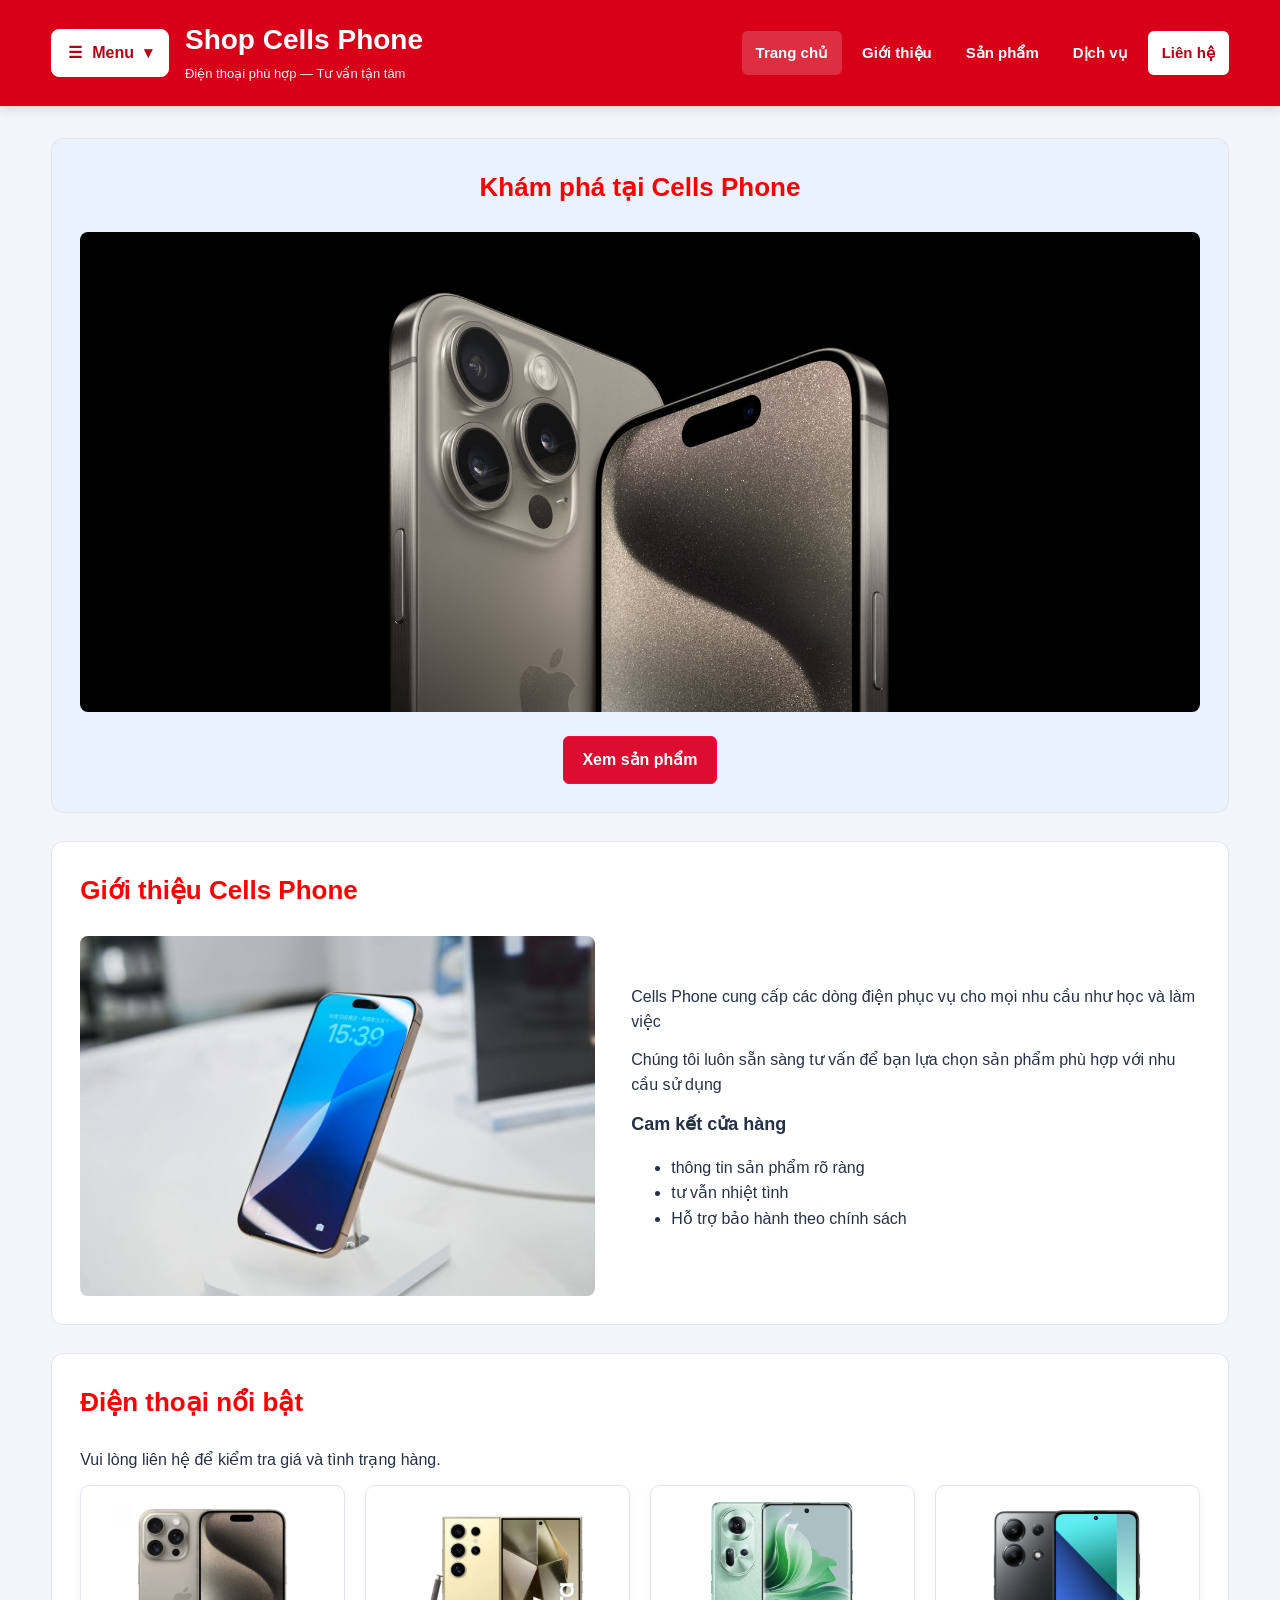
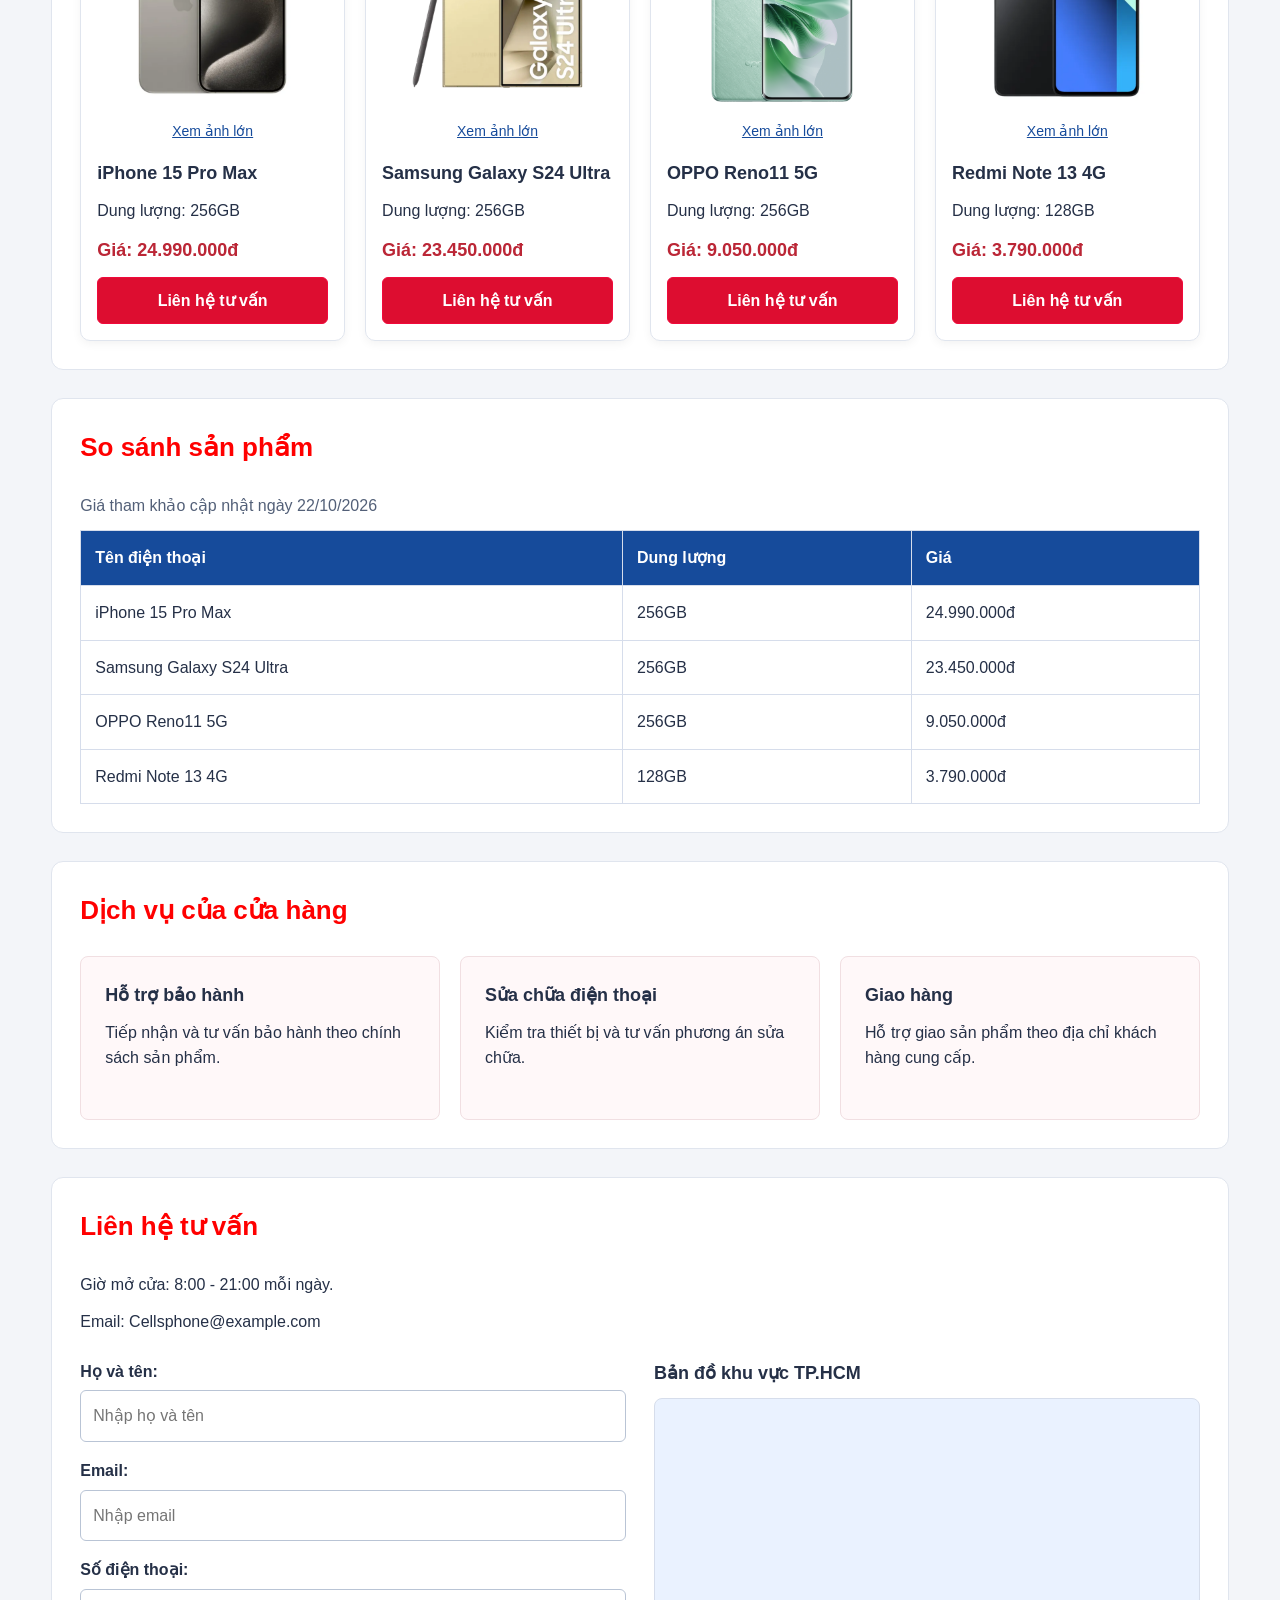
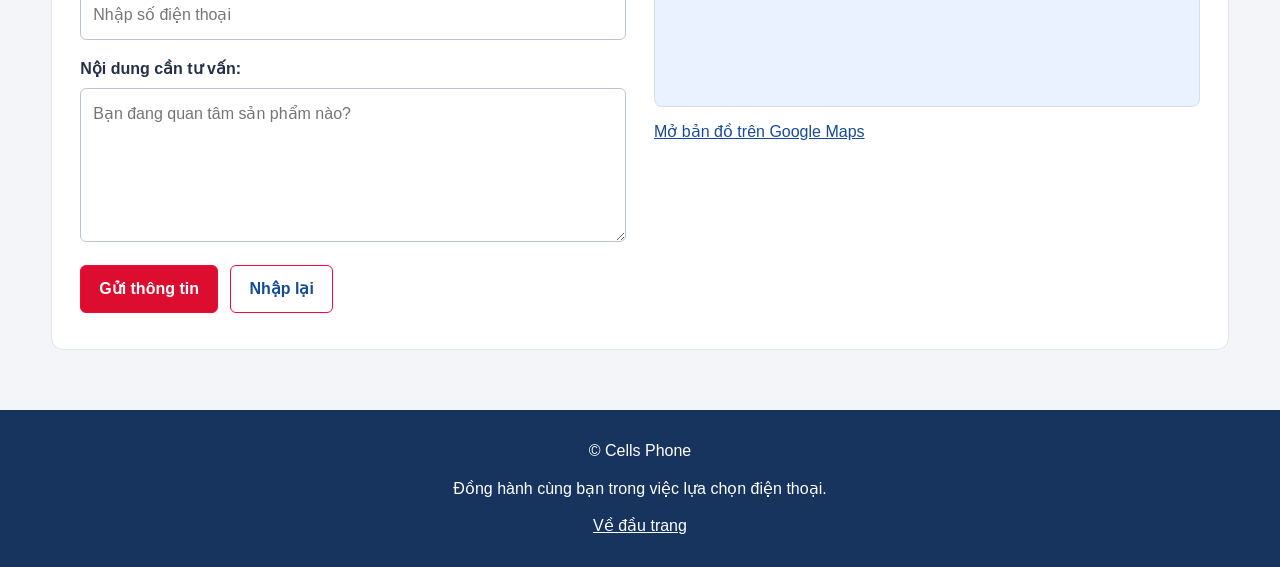
<file: index.html>
<!DOCTYPE html>
<html lang="vi">
<head>
    <meta charset="UTF-8">
    <meta name="viewport" content="width=device-width, initial-scale=1.0">
    <title>Cửa hàng điện thoại</title>
    <link rel="stylesheet" href="style.css">
</head>
<body>


    <header id="trang-chu">
        <div class="noi-dung-dau-trang">
            <!-- Nut Menu va ten shop nam ben trai. -->
            <div class="cum-ben-trai">
                <details class="menu-tha">
                    <summary class="nut-menu" aria-label="Menu">
                        <span aria-hidden="true">&#9776;</span>
                        <span class="chu-menu">Menu</span>
                        <span class="mui-ten-menu" aria-hidden="true">&#9662;</span>
                    </summary>
                    <nav aria-label="Menu thu gọn">
                        <ul>
                            <li><a href="#index" class="dang-xem" aria-current="page">Trang chủ</a></li>
                            <li><a href="#gioi-thieu">Giới thiệu</a></li>
                            <li><a href="#san-pham">Sản phẩm</a></li>
                            <li><a href="#dich-vu">Dịch vụ</a></li>
                            <li><a href="#lien-he" class="lien-he-menu">Liên hệ</a></li>
                        </ul>
                    </nav>
                </details>

                <div class="thuong-hieu">
                    <h1>Shop Cells Phone</h1>
                    <p class="khau-hieu">Điện thoại phù hợp — Tư vấn tận tâm</p>
                </div>
            </div>

            <!-- Cac lien ket trang luon hien thi ben phai. -->
            <nav class="menu-ngang" aria-label="Điều hướng chính">
                <ul>
                    <li><a href="index.html" class="dang-xem" aria-current="page">Trang chủ</a></li>
                    <li><a href="gioi-thieu.html">Giới thiệu</a></li>
                    <li><a href="san-pham.html">Sản phẩm</a></li>
                    <li><a href="dich-vu.html">Dịch vụ</a></li>
                    <li><a href="lien-he.html" class="lien-he-menu">Liên hệ</a></li>
                </ul>
            </nav>
        </div>
    </header>

    <main>

        
        <section class="banner">
            <h2>Khám phá tại Cells Phone</h2>
            <div class="slideshow" tabindex="0" aria-label="Ảnh giới thiệu điện thoại. Đặt chuột hoặc chọn khung này bằng phím Tab để tạm dừng chuyển ảnh.">
                <div class="danh-sach-banner">
                    <img src="Images/banner-iphone.jpg"
                    alt="Thiết kế titan của iPhone 15 Pro và iPhone 15 Pro Max">
                    <img src="Images/banner-samsung.jpg"
                    alt="Các màu sắc của Samsung Galaxy S24 Ultra">
                    <img src="Images/banner-oppo.png"
                    alt="OPPO Reno11 5G màu xanh và xám">
                </div>
            </div>
            <a href="#san-pham">Xem sản phẩm</a>

        </section>

       
        <section id="gioi-thieu">
            <h2>Giới thiệu Cells Phone</h2>
            <div class="noi-dung-gioi-thieu">
                <img src="Images/quay-trung-bay.jpg" alt="Ảnh minh họa điện thoại trên quầy trưng bày tại cửa hàng">
                <div>
                    <p>Cells Phone cung cấp các dòng điện phục vụ cho mọi nhu cầu như học và làm việc

                     </p>
                     <p>Chúng tôi luôn sẵn sàng tư vấn để bạn lựa chọn sản phẩm phù hợp với nhu cầu sử dụng</p>
                     <h3>Cam kết cửa hàng</h3>
                    <ul>
                    <li>thông tin sản phẩm rõ ràng</li>
                    <li>tư vẫn nhiệt tình</li>
                    <li>Hỗ trợ bảo hành theo chính sách</li>
                    </ul>
                </div>    
            </div>    
        </section>

        <!--Sản phẩm -->
        <section id="san-pham">
            <h2>Điện thoại nổi bật</h2>
            <p> Vui lòng liên hệ để kiểm tra giá và tình trạng hàng.</p>
            <div class="danh-sach-san-pham">
                <article class="the-san-pham">
                    <a href="#anh-iphone" id="xem-iphone" class="mo-anh" aria-label="Xem ảnh lớn iPhone 15 Pro Max">
                        <img src="Images/iphone-15-pro-max.png" alt="Điện thoại iPhone 15 Pro Max màu titan tự nhiên">
                        <span>Xem ảnh lớn</span>
                    </a>
                    <h3>iPhone 15 Pro Max</h3>
                    <p>Dung lượng: 256GB</p>
                    <p class="gia">Giá: 24.990.000đ</p>
                    <a href="#lien-he" class="nut">Liên hệ tư vấn</a>
                </article>
                <article class="the-san-pham">
                    <a href="#anh-samsung" id="xem-samsung" class="mo-anh" aria-label="Xem ảnh lớn Samsung Galaxy S24 Ultra">
                        <img src="Images/samsung-galaxy-s24-ultra.webp" alt="Điện thoại Samsung Galaxy S24 Ultra màu vàng titan">
                        <span>Xem ảnh lớn</span>
                    </a>
                    <h3>Samsung Galaxy S24 Ultra</h3>
                    <p>Dung lượng: 256GB</p>
                    <p class="gia">Giá: 23.450.000đ</p>
                    <a href="#lien-he" class="nut">Liên hệ tư vấn</a>
                </article>
                <article class="the-san-pham">
                    <a href="#anh-oppo" id="xem-oppo" class="mo-anh" aria-label="Xem ảnh lớn OPPO Reno11 5G">
                        <img src="Images/oppo-reno11-5g.png" alt="Điện thoại OPPO Reno11 5G màu xanh">
                        <span>Xem ảnh lớn</span>
                    </a>
                    <h3>OPPO Reno11 5G</h3>
                    <p>Dung lượng: 256GB</p>
                    <p class="gia">Giá: 9.050.000đ</p>
                    <a href="#lien-he" class="nut">Liên hệ tư vấn</a>
                </article>
                <article class="the-san-pham">
                    <a href="#anh-redmi" id="xem-redmi" class="mo-anh" aria-label="Xem ảnh lớn Redmi Note 13 4G">
                        <img src="Images/redmi-note-13.webp" alt="Điện thoại Redmi Note 13 4G màu đen">
                        <span>Xem ảnh lớn</span>
                    </a>
                    <h3>Redmi Note 13 4G</h3>
                    <p>Dung lượng: 128GB</p>
                    <p class="gia">Giá: 3.790.000đ</p>
                    <a href="#lien-he" class="nut">Liên hệ tư vấn</a>
                </article>   
                
            </div>

        </section>

       
    <section id="so-sanh">
        <h2>So sánh sản phẩm</h2>

        <table>
            <caption>Giá tham khảo cập nhật ngày 22/10/2026</caption>

            <thead>
                <tr>
                    <th>Tên điện thoại</th>
                    <th>Dung lượng</th>
                    <th>Giá</th>
                </tr>
            </thead>

            <tbody>
                <tr>
                    <td>iPhone 15 Pro Max</td>
                    <td>256GB</td>
                    <td>24.990.000đ</td>
                </tr>
                <tr>
                    <td>Samsung Galaxy S24 Ultra</td>
                    <td>256GB</td>
                    <td>23.450.000đ</td>
                </tr>
                <tr>
                    <td>OPPO Reno11 5G</td>
                    <td>256GB</td>
                    <td>9.050.000đ</td>
                </tr>
                <tr>
                    <td>Redmi Note 13 4G</td>
                    <td>128GB</td>
                    <td>3.790.000đ</td>
                </tr>
            </tbody>
        </table>
    </section>

        
    <section id="dich-vu">
        <h2>Dịch vụ của cửa hàng</h2>

        <div class="danh-sach-dich-vu">
            <article class="the-dich-vu">
                <h3>Hỗ trợ bảo hành</h3>
                <p>Tiếp nhận và tư vấn bảo hành theo chính sách sản phẩm.</p>
            </article>

            <article class="the-dich-vu">
                <h3>Sửa chữa điện thoại</h3>
                <p>Kiểm tra thiết bị và tư vấn phương án sửa chữa.</p>
            </article>

            <article class="the-dich-vu">
                <h3>Giao hàng</h3>
                <p>Hỗ trợ giao sản phẩm theo địa chỉ khách hàng cung cấp.</p>
            </article>
        </div>
    </section>
        
    <section id="lien-he">
        <h2>Liên hệ tư vấn</h2>

        <p>Giờ mở cửa: 8:00 - 21:00 mỗi ngày.</p>
        <p>Email: Cellsphone@example.com</p>

        <div class="lien-he-bo-cuc">
        <form action="#lien-he">
            <div class="nhom-form">
                <label for="ho-ten">Họ và tên:</label>
                <input type="text" id="ho-ten" name="ho-ten"
                       placeholder="Nhập họ và tên" required>
            </div>

            <div class="nhom-form">
                <label for="email">Email:</label>
                <input type="email" id="email" name="email"
                       placeholder="Nhập email" required>
            </div>

            <div class="nhom-form">
                <label for="dien-thoai">Số điện thoại:</label>
                <input type="tel" id="dien-thoai" name="dien-thoai"
                       placeholder="Nhập số điện thoại" required>
            </div>

            <div class="nhom-form">
                <label for="noi-dung">Nội dung cần tư vấn:</label>
                <textarea id="noi-dung" name="noi-dung" rows="5"
                          placeholder="Bạn đang quan tâm sản phẩm nào?"
                          required></textarea>
            </div>

            <button type="submit">Gửi thông tin</button>
            <button type="reset" class="nut-phu">Nhập lại</button>
        </form>

        <div class="thong-tin-ban-do">
            <h3>Bản đồ khu vực TP.HCM</h3>
            <div class="ban-do">
                <iframe
                    src="https://www.google.com/maps?q=Ho%20Chi%20Minh%20City%2C%20Vietnam&amp;z=12&amp;output=embed"
                    title="Bản đồ minh họa khu vực Thành phố Hồ Chí Minh"
                    width="640" height="360" loading="lazy"
                    referrerpolicy="no-referrer-when-downgrade" allowfullscreen>
                </iframe>
            </div>
            <a class="lien-ket-ban-do" href="https://www.google.com/maps?q=Ho%20Chi%20Minh%20City%2C%20Vietnam" target="_blank" rel="noopener noreferrer">Mở bản đồ trên Google Maps</a>
        </div>
        </div>
    </section>
</main>

    <footer>
    <p>&copy; Cells Phone</p>
    <p>Đồng hành cùng bạn trong việc lựa chọn điện thoại.</p>
    <a href="#trang-chu">Về đầu trang</a>
    </footer>

    <!-- Lightbox: :target hien khung anh co id trung voi lien ket vua chon. -->
    <div id="anh-iphone" class="lightbox" tabindex="-1" role="region" aria-label="Ảnh lớn iPhone 15 Pro Max">
        <div class="lightbox-noi-dung">
            <a href="#xem-iphone" class="dong-lightbox" aria-label="Đóng ảnh iPhone 15 Pro Max">Đóng ảnh &times;</a>
            <h2>iPhone 15 Pro Max</h2>
            <img src="Images/iphone-15-pro-max.png" alt="Ảnh lớn iPhone 15 Pro Max màu titan tự nhiên">
            <div class="dieu-huong-anh">
                <a href="#anh-redmi">&larr; Ảnh trước</a>
                <span>1 / 4</span>
                <a href="#anh-samsung">Ảnh tiếp &rarr;</a>
            </div>
        </div>
    </div>

    <div id="anh-samsung" class="lightbox" tabindex="-1" role="region" aria-label="Ảnh lớn Samsung Galaxy S24 Ultra">
        <div class="lightbox-noi-dung">
            <a href="#xem-samsung" class="dong-lightbox" aria-label="Đóng ảnh Samsung Galaxy S24 Ultra">Đóng ảnh &times;</a>
            <h2>Samsung Galaxy S24 Ultra</h2>
            <img src="Images/samsung-galaxy-s24-ultra.webp" alt="Ảnh lớn Samsung Galaxy S24 Ultra màu vàng titan">
            <div class="dieu-huong-anh">
                <a href="#anh-iphone">&larr; Ảnh trước</a>
                <span>2 / 4</span>
                <a href="#anh-oppo">Ảnh tiếp &rarr;</a>
            </div>
        </div>
    </div>

    <div id="anh-oppo" class="lightbox" tabindex="-1" role="region" aria-label="Ảnh lớn OPPO Reno11 5G">
        <div class="lightbox-noi-dung">
            <a href="#xem-oppo" class="dong-lightbox" aria-label="Đóng ảnh OPPO Reno11 5G">Đóng ảnh &times;</a>
            <h2>OPPO Reno11 5G</h2>
            <img src="Images/oppo-reno11-5g.png" alt="Ảnh lớn OPPO Reno11 5G màu xanh">
            <div class="dieu-huong-anh">
                <a href="#anh-samsung">&larr; Ảnh trước</a>
                <span>3 / 4</span>
                <a href="#anh-redmi">Ảnh tiếp &rarr;</a>
            </div>
        </div>
    </div>

    <div id="anh-redmi" class="lightbox" tabindex="-1" role="region" aria-label="Ảnh lớn Redmi Note 13 4G">
        <div class="lightbox-noi-dung">
            <a href="#xem-redmi" class="dong-lightbox" aria-label="Đóng ảnh Redmi Note 13 4G">Đóng ảnh &times;</a>
            <h2>Redmi Note 13 4G</h2>
            <img src="Images/redmi-note-13.webp" alt="Ảnh lớn Redmi Note 13 4G màu đen">
            <div class="dieu-huong-anh">
                <a href="#anh-oppo">&larr; Ảnh trước</a>
                <span>4 / 4</span>
                <a href="#anh-iphone">Ảnh tiếp &rarr;</a>
            </div>
        </div>
    </div>
</body>
</html>
</file>
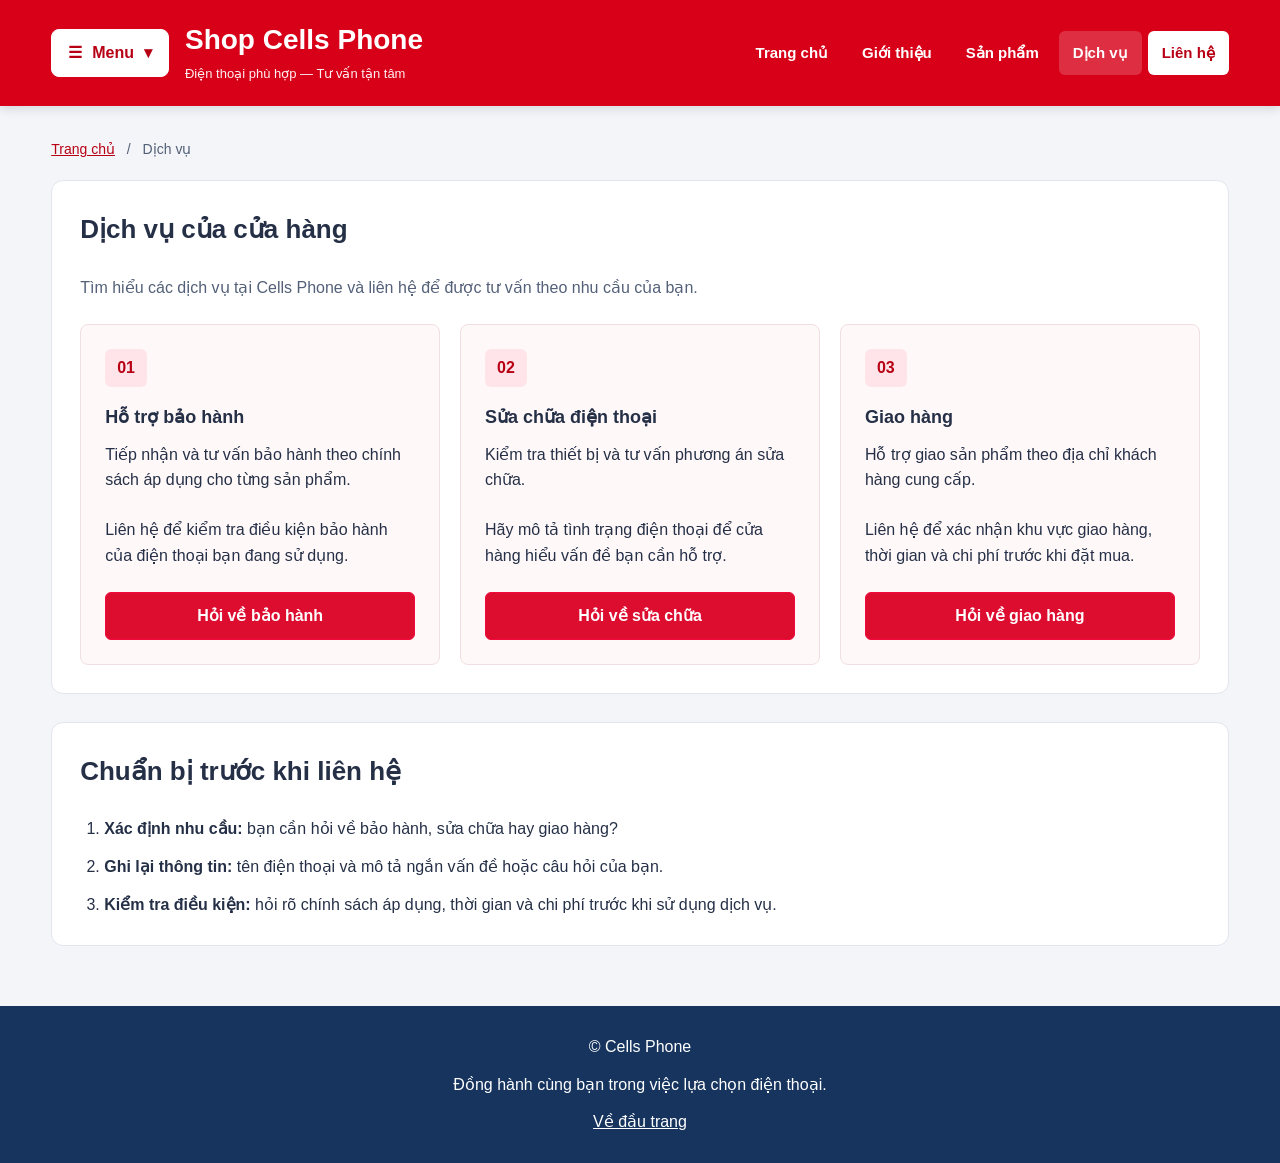
<file: dich-vu.html>
<!DOCTYPE html>
<html lang="vi">
<head>
    <meta charset="UTF-8">
    <meta name="viewport" content="width=device-width, initial-scale=1.0">
    <title>Dịch vụ | Cells Phone</title>
    <link rel="stylesheet" href="style.css">
</head>
<body class="trang-con trang-dich-vu">
    <header id="dau-trang">
        <div class="noi-dung-dau-trang">
            <!-- Nut Menu va ten shop nam ben trai. -->
            <div class="cum-ben-trai">
                <details class="menu-tha">
                    <summary class="nut-menu" aria-label="Menu">
                        <span aria-hidden="true">&#9776;</span>
                        <span class="chu-menu">Menu</span>
                        <span class="mui-ten-menu" aria-hidden="true">&#9662;</span>
                    </summary>
                    <nav aria-label="Menu thu gọn">
                        <ul>
                            <li><a href="index.html">Trang chủ</a></li>
                            <li><a href="gioi-thieu.html">Giới thiệu</a></li>
                            <li><a href="san-pham.html">Sản phẩm</a></li>
                            <li><a href="dich-vu.html" class="dang-xem" aria-current="page">Dịch vụ</a></li>
                            <li><a href="lien-he.html" class="lien-he-menu">Liên hệ</a></li>
                        </ul>
                    </nav>
                </details>

                <div class="thuong-hieu">
                    <h1>Shop Cells Phone</h1>
                    <p class="khau-hieu">Điện thoại phù hợp — Tư vấn tận tâm</p>
                </div>
            </div>

            <!-- Cac lien ket trang luon hien thi ben phai. -->
            <nav class="menu-ngang" aria-label="Điều hướng chính">
                <ul>
                    <li><a href="index.html">Trang chủ</a></li>
                    <li><a href="gioi-thieu.html">Giới thiệu</a></li>
                    <li><a href="san-pham.html">Sản phẩm</a></li>
                    <li><a href="dich-vu.html" class="dang-xem" aria-current="page">Dịch vụ</a></li>
                    <li><a href="lien-he.html" class="lien-he-menu">Liên hệ</a></li>
                </ul>
            </nav>
        </div>
    </header>

    <main>
        <p class="duong-dan">
            <a href="index.html">Trang chủ</a>
            <span aria-hidden="true"> / </span>
            Dịch vụ
        </p>

        <!-- Ba dich vu duoc sap xep bang CSS Grid. -->
        <section id="dich-vu">
            <h2>Dịch vụ của cửa hàng</h2>
            <p class="mo-ta-trang">Tìm hiểu các dịch vụ tại Cells Phone và liên hệ để được tư vấn theo nhu cầu của bạn.</p>

            <div class="danh-sach-dich-vu">
                <article class="the-dich-vu">
                    <span class="so-dich-vu" aria-hidden="true">01</span>
                    <h3>Hỗ trợ bảo hành</h3>
                    <p>Tiếp nhận và tư vấn bảo hành theo chính sách áp dụng cho từng sản phẩm.</p>
                    <p>Liên hệ để kiểm tra điều kiện bảo hành của điện thoại bạn đang sử dụng.</p>
                    <a href="lien-he.html" class="nut">Hỏi về bảo hành</a>
                </article>

                <article class="the-dich-vu">
                    <span class="so-dich-vu" aria-hidden="true">02</span>
                    <h3>Sửa chữa điện thoại</h3>
                    <p>Kiểm tra thiết bị và tư vấn phương án sửa chữa.</p>
                    <p>Hãy mô tả tình trạng điện thoại để cửa hàng hiểu vấn đề bạn cần hỗ trợ.</p>
                    <a href="lien-he.html" class="nut">Hỏi về sửa chữa</a>
                </article>

                <article class="the-dich-vu">
                    <span class="so-dich-vu" aria-hidden="true">03</span>
                    <h3>Giao hàng</h3>
                    <p>Hỗ trợ giao sản phẩm theo địa chỉ khách hàng cung cấp.</p>
                    <p>Liên hệ để xác nhận khu vực giao hàng, thời gian và chi phí trước khi đặt mua.</p>
                    <a href="lien-he.html" class="nut">Hỏi về giao hàng</a>
                </article>
            </div>
        </section>

        <section id="chuan-bi">
            <h2>Chuẩn bị trước khi liên hệ</h2>
            <ol class="cac-buoc">
                <li><strong>Xác định nhu cầu:</strong> bạn cần hỏi về bảo hành, sửa chữa hay giao hàng?</li>
                <li><strong>Ghi lại thông tin:</strong> tên điện thoại và mô tả ngắn vấn đề hoặc câu hỏi của bạn.</li>
                <li><strong>Kiểm tra điều kiện:</strong> hỏi rõ chính sách áp dụng, thời gian và chi phí trước khi sử dụng dịch vụ.</li>
            </ol>
        </section>
    </main>

    <footer>
        <p>&copy; Cells Phone</p>
        <p>Đồng hành cùng bạn trong việc lựa chọn điện thoại.</p>
        <a href="#dau-trang">Về đầu trang</a>
    </footer>
</body>
</html>
</file>
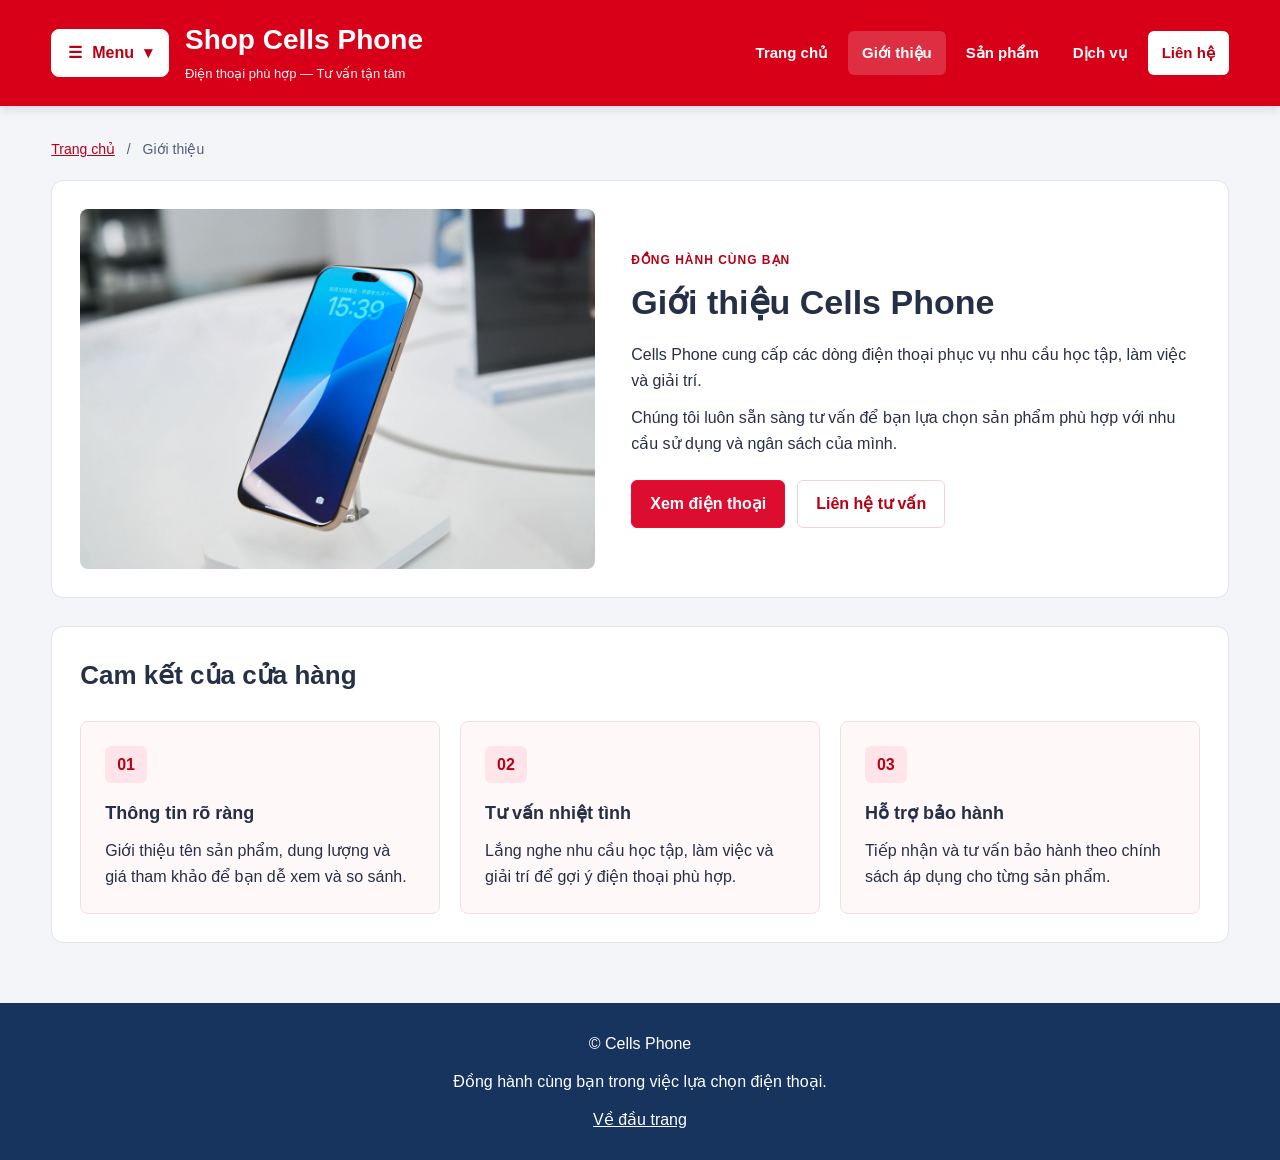
<file: gioi-thieu.html>
<!DOCTYPE html>
<html lang="vi">
<head>
    <meta charset="UTF-8">
    <meta name="viewport" content="width=device-width, initial-scale=1.0">
    <title>Giới thiệu | Cells Phone</title>
    <link rel="stylesheet" href="style.css">
</head>
<body class="trang-con trang-gioi-thieu">
    <header id="dau-trang">
        <div class="noi-dung-dau-trang">
            <!-- Nut Menu va ten shop nam ben trai. -->
            <div class="cum-ben-trai">
                <details class="menu-tha">
                    <summary class="nut-menu" aria-label="Menu">
                        <span aria-hidden="true">&#9776;</span>
                        <span class="chu-menu">Menu</span>
                        <span class="mui-ten-menu" aria-hidden="true">&#9662;</span>
                    </summary>
                    <nav aria-label="Menu thu gọn">
                        <ul>
                            <li><a href="index.html">Trang chủ</a></li>
                            <li><a href="gioi-thieu.html" class="dang-xem" aria-current="page">Giới thiệu</a></li>
                            <li><a href="san-pham.html">Sản phẩm</a></li>
                            <li><a href="dich-vu.html">Dịch vụ</a></li>
                            <li><a href="lien-he.html" class="lien-he-menu">Liên hệ</a></li>
                        </ul>
                    </nav>
                </details>

                <div class="thuong-hieu">
                    <h1>Shop Cells Phone</h1>
                    <p class="khau-hieu">Điện thoại phù hợp — Tư vấn tận tâm</p>
                </div>
            </div>

            <!-- Cac lien ket trang luon hien thi ben phai. -->
            <nav class="menu-ngang" aria-label="Điều hướng chính">
                <ul>
                    <li><a href="index.html">Trang chủ</a></li>
                    <li><a href="gioi-thieu.html" class="dang-xem" aria-current="page">Giới thiệu</a></li>
                    <li><a href="san-pham.html">Sản phẩm</a></li>
                    <li><a href="dich-vu.html">Dịch vụ</a></li>
                    <li><a href="lien-he.html" class="lien-he-menu">Liên hệ</a></li>
                </ul>
            </nav>
        </div>
    </header>

    <main>
        <p class="duong-dan">
            <a href="index.html">Trang chủ</a>
            <span aria-hidden="true"> / </span>
            Giới thiệu
        </p>

        
        <section id="gioi-thieu">
            <div class="noi-dung-gioi-thieu">
                <img src="Images/quay-trung-bay.jpg"
                     alt="Ảnh minh họa điện thoại trên quầy trưng bày tại cửa hàng"
                     width="1200" height="800">
                <div>
                    <p class="nhan-gioi-thieu">ĐỒNG HÀNH CÙNG BẠN</p>
                    <h2>Giới thiệu Cells Phone</h2>
                    <p>Cells Phone cung cấp các dòng điện thoại phục vụ nhu cầu học tập, làm việc và giải trí.</p>
                    <p>Chúng tôi luôn sẵn sàng tư vấn để bạn lựa chọn sản phẩm phù hợp với nhu cầu sử dụng và ngân sách của mình.</p>
                    <div class="nut-gioi-thieu">
                        <a href="san-pham.html" class="nut">Xem điện thoại</a>
                        <a href="lien-he.html" class="nut nut-vien">Liên hệ tư vấn</a>
                    </div>
                </div>
            </div>
        </section>

        <!-- Danh sach cam ket duoc chia thanh ba cot bang CSS Grid. -->
        <section id="cam-ket">
            <h2>Cam kết của cửa hàng</h2>
            <ul class="danh-sach-cam-ket">
                <li>
                    <span class="so-cam-ket" aria-hidden="true">01</span>
                    <h3>Thông tin rõ ràng</h3>
                    <p>Giới thiệu tên sản phẩm, dung lượng và giá tham khảo để bạn dễ xem và so sánh.</p>
                </li>
                <li>
                    <span class="so-cam-ket" aria-hidden="true">02</span>
                    <h3>Tư vấn nhiệt tình</h3>
                    <p>Lắng nghe nhu cầu học tập, làm việc và giải trí để gợi ý điện thoại phù hợp.</p>
                </li>
                <li>
                    <span class="so-cam-ket" aria-hidden="true">03</span>
                    <h3>Hỗ trợ bảo hành</h3>
                    <p>Tiếp nhận và tư vấn bảo hành theo chính sách áp dụng cho từng sản phẩm.</p>
                </li>
            </ul>
        </section>
    </main>

    <footer>
        <p>&copy; Cells Phone</p>
        <p>Đồng hành cùng bạn trong việc lựa chọn điện thoại.</p>
        <a href="#dau-trang">Về đầu trang</a>
    </footer>
</body>
</html>
</file>
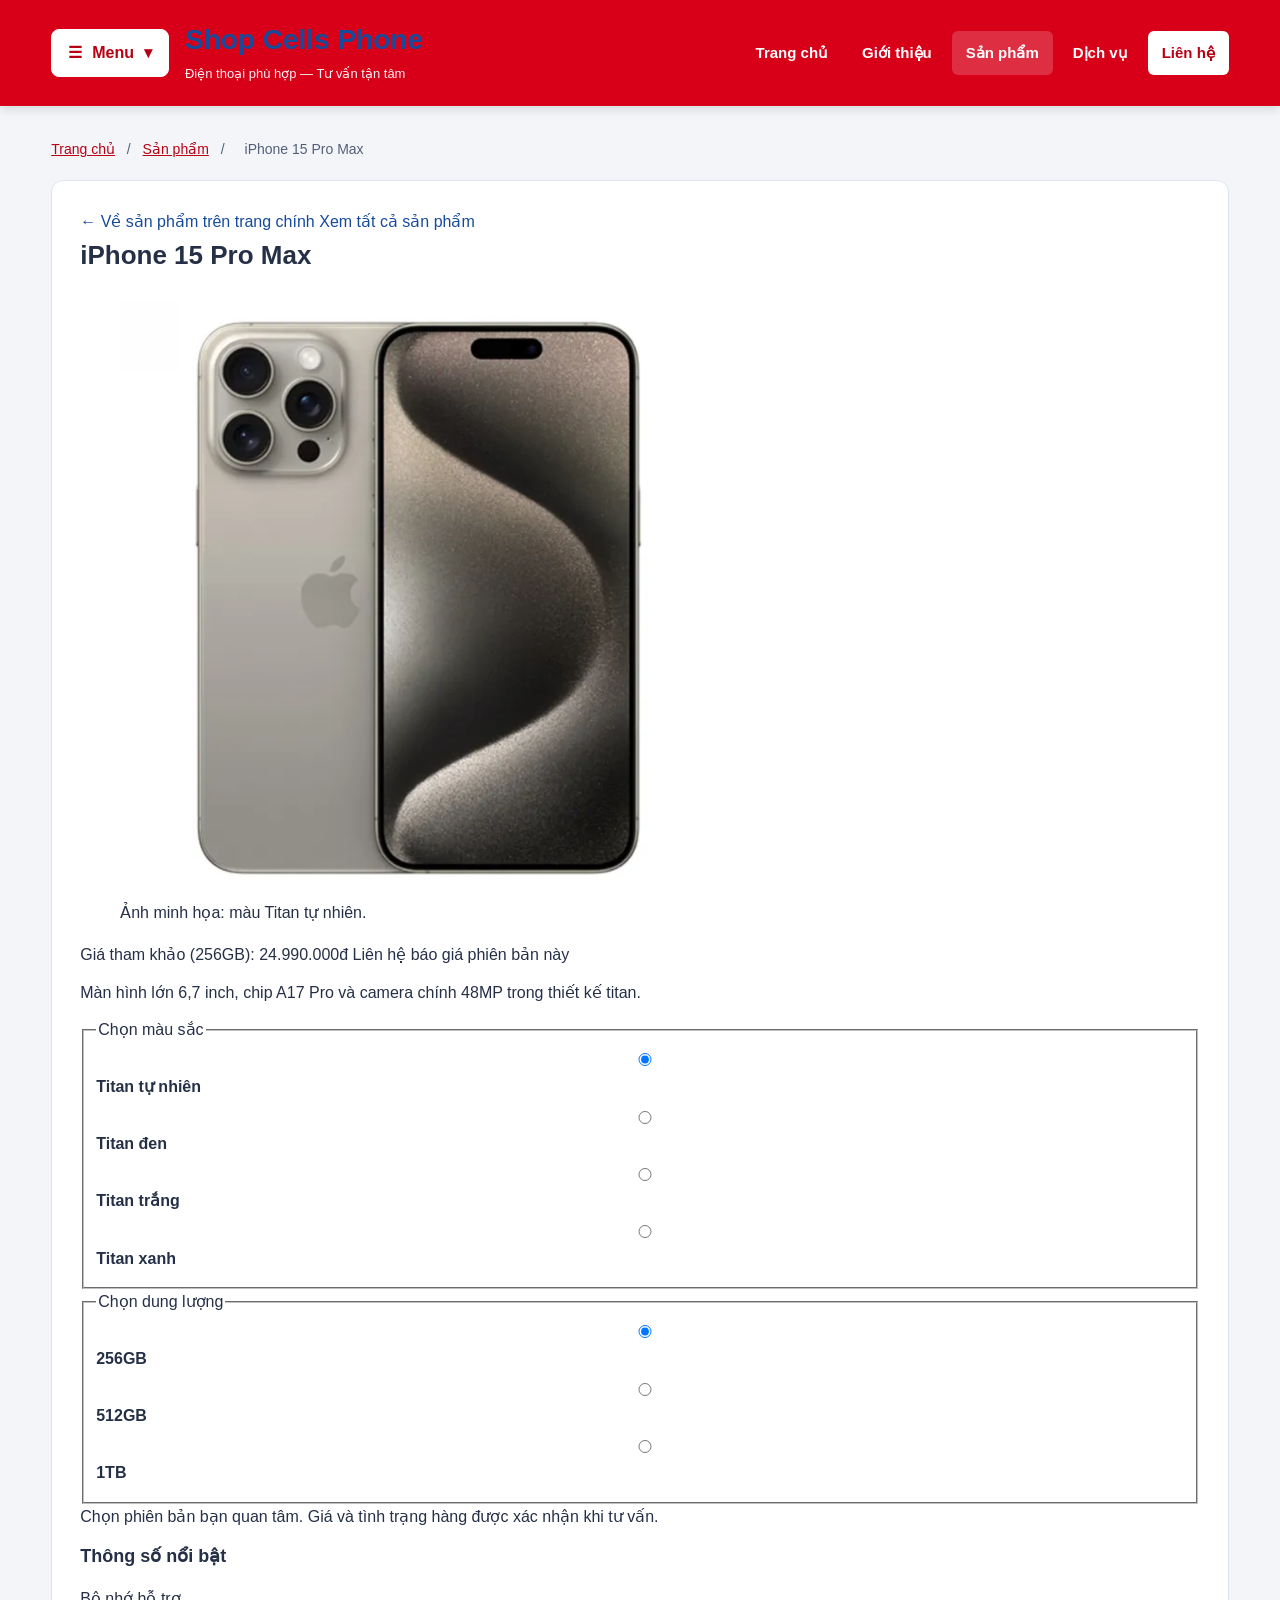
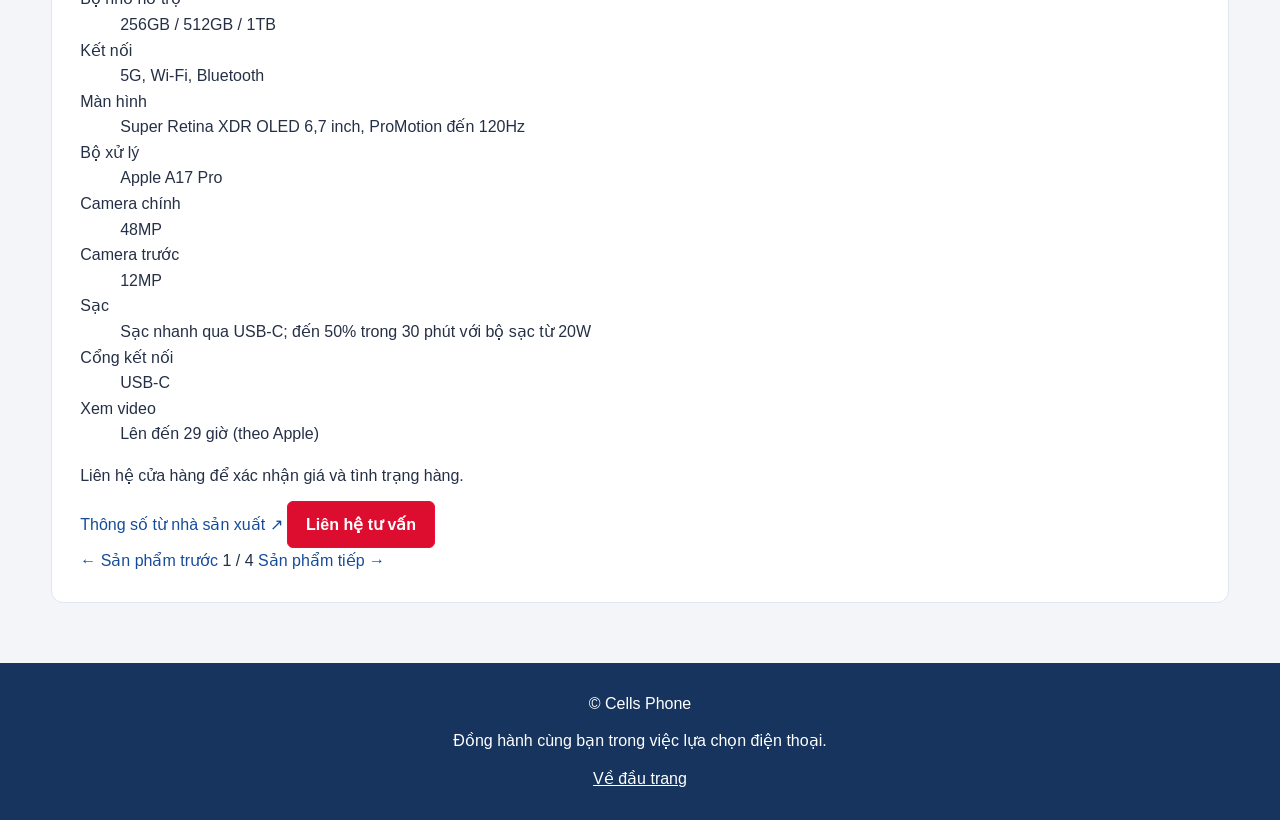
<file: iphone-15-pro-max.html>
<!DOCTYPE html>
<html lang="vi">
<head>
    <meta charset="UTF-8">
    <meta name="viewport" content="width=device-width, initial-scale=1.0">
    <title>iPhone 15 Pro Max | Cells Phone</title>
    <link rel="stylesheet" href="style.css">
</head>
<body class="trang-con trang-chi-tiet">
    <header id="dau-trang">
        <div class="noi-dung-dau-trang">
            <!-- Nut Menu va ten shop nam ben trai. -->
            <div class="cum-ben-trai">
                <details class="menu-tha">
                    <summary class="nut-menu" aria-label="Menu">
                        <span aria-hidden="true">&#9776;</span>
                        <span class="chu-menu">Menu</span>
                        <span class="mui-ten-menu" aria-hidden="true">&#9662;</span>
                    </summary>
                    <nav aria-label="Menu thu gọn">
                        <ul>
                            <li><a href="index.html">Trang chủ</a></li>
                            <li><a href="gioi-thieu.html">Giới thiệu</a></li>
                            <li><a href="san-pham.html" class="dang-xem" aria-current="location">Sản phẩm</a></li>
                            <li><a href="dich-vu.html">Dịch vụ</a></li>
                            <li><a href="lien-he.html" class="lien-he-menu">Liên hệ</a></li>
                        </ul>
                    </nav>
                </details>

                <div class="thuong-hieu">
                    <h1><a href="index.html">Shop Cells Phone</a></h1>
                    <p class="khau-hieu">Điện thoại phù hợp — Tư vấn tận tâm</p>
                </div>
            </div>

            <!-- Cac lien ket trang luon hien thi ben phai. -->
            <nav class="menu-ngang" aria-label="Điều hướng chính">
                <ul>
                    <li><a href="index.html">Trang chủ</a></li>
                    <li><a href="gioi-thieu.html">Giới thiệu</a></li>
                    <li><a href="san-pham.html" class="dang-xem" aria-current="location">Sản phẩm</a></li>
                    <li><a href="dich-vu.html">Dịch vụ</a></li>
                    <li><a href="lien-he.html" class="lien-he-menu">Liên hệ</a></li>
                </ul>
            </nav>
        </div>
    </header>

    <main>
        <nav class="duong-dan" aria-label="Đường dẫn">
            <a href="index.html">Trang chủ</a><span aria-hidden="true"> / </span>
            <a href="san-pham.html">Sản phẩm</a><span aria-hidden="true"> / </span>
            <span aria-current="page">iPhone 15 Pro Max</span>
        </nav>

        <section class="khung-chi-tiet" aria-labelledby="ten-san-pham">
            <div class="lien-ket-chi-tiet">
                <a class="quay-lai" href="index.html#xem-iphone">&larr; Về sản phẩm trên trang chính</a>
                <a class="quay-lai" href="san-pham.html#xem-iphone">Xem tất cả sản phẩm</a>
            </div>
            <h2 id="ten-san-pham">iPhone 15 Pro Max</h2>
            <div class="chi-tiet-san-pham">
                <figure class="anh-san-pham">
                    <img src="Images/iphone-15-pro-max.png" alt="Ảnh lớn iPhone 15 Pro Max màu titan tự nhiên">
                    <figcaption>Ảnh minh họa: màu Titan tự nhiên.</figcaption>
                </figure>
                <div class="thong-tin-san-pham">
                    <p class="gia" aria-live="polite">
                        <span class="gia-mac-dinh">Giá tham khảo (256GB): 24.990.000đ</span>
                        <span class="gia-lien-he">Liên hệ báo giá phiên bản này</span>
                    </p>
                    <p class="mo-ta-san-pham">Màn hình lớn 6,7 inch, chip A17 Pro và camera chính 48MP trong thiết kế titan.</p>
                    <!-- Radio cùng name chỉ chọn một giá trị; CSS :checked đánh dấu lựa chọn. -->
                    <div class="tuy-chon-san-pham">
                        <fieldset class="chon-mau">
                            <legend>Chọn màu sắc</legend>
                            <div class="danh-sach-lua-chon">
                                <label class="lua-chon" for="iphone-mau-1">
                                    <input type="radio" id="iphone-mau-1" name="mau-sac" value="Titan tự nhiên" checked>
                                    <span class="the-lua-chon"><i class="mau-minh-hoa" style="--mau-sac: #b5b0a6" aria-hidden="true"></i>Titan tự nhiên</span>
                                </label>
                                <label class="lua-chon" for="iphone-mau-2">
                                    <input type="radio" id="iphone-mau-2" name="mau-sac" value="Titan đen">
                                    <span class="the-lua-chon"><i class="mau-minh-hoa" style="--mau-sac: #3c3d3a" aria-hidden="true"></i>Titan đen</span>
                                </label>
                                <label class="lua-chon" for="iphone-mau-3">
                                    <input type="radio" id="iphone-mau-3" name="mau-sac" value="Titan trắng">
                                    <span class="the-lua-chon"><i class="mau-minh-hoa" style="--mau-sac: #e4e1db" aria-hidden="true"></i>Titan trắng</span>
                                </label>
                                <label class="lua-chon" for="iphone-mau-4">
                                    <input type="radio" id="iphone-mau-4" name="mau-sac" value="Titan xanh">
                                    <span class="the-lua-chon"><i class="mau-minh-hoa" style="--mau-sac: #4a5665" aria-hidden="true"></i>Titan xanh</span>
                                </label>
                            </div>
                        </fieldset>
                        <fieldset class="chon-dung-luong">
                            <legend>Chọn dung lượng</legend>
                            <div class="danh-sach-lua-chon">
                                <label class="lua-chon" for="iphone-bo-nho-1">
                                    <input type="radio" id="iphone-bo-nho-1" name="dung-luong" value="256GB" checked>
                                    <span class="the-lua-chon">256GB</span>
                                </label>
                                <label class="lua-chon" for="iphone-bo-nho-2">
                                    <input type="radio" id="iphone-bo-nho-2" name="dung-luong" value="512GB" data-gia-khac>
                                    <span class="the-lua-chon">512GB</span>
                                </label>
                                <label class="lua-chon" for="iphone-bo-nho-3">
                                    <input type="radio" id="iphone-bo-nho-3" name="dung-luong" value="1TB" data-gia-khac>
                                    <span class="the-lua-chon">1TB</span>
                                </label>
                            </div>
                        </fieldset>
                        <p class="ghi-chu-tuy-chon">Chọn phiên bản bạn quan tâm. Giá và tình trạng hàng được xác nhận khi tư vấn.</p>
                    </div>
                    <h3>Thông số nổi bật</h3>
                    <dl class="thong-so-san-pham">
                        <div><dt>Bộ nhớ hỗ trợ</dt><dd>256GB / 512GB / 1TB</dd></div>
                        <div><dt>Kết nối</dt><dd>5G, Wi-Fi, Bluetooth</dd></div>
                        <div><dt>Màn hình</dt><dd>Super Retina XDR OLED 6,7 inch, ProMotion đến 120Hz</dd></div>
                        <div><dt>Bộ xử lý</dt><dd>Apple A17 Pro</dd></div>
                        <div><dt>Camera chính</dt><dd>48MP</dd></div>
                        <div><dt>Camera trước</dt><dd>12MP</dd></div>
                        <div><dt>Sạc</dt><dd>Sạc nhanh qua USB-C; đến 50% trong 30 phút với bộ sạc từ 20W</dd></div>
                        <div><dt>Cổng kết nối</dt><dd>USB-C</dd></div>
                        <div><dt>Xem video</dt><dd>Lên đến 29 giờ (theo Apple)</dd></div>
                    </dl>
                    <p class="ghi-chu-san-pham">Liên hệ cửa hàng để xác nhận giá và tình trạng hàng.</p>
                    <a class="nguon-thong-so" href="https://support.apple.com/vi-vn/111828" target="_blank" rel="noopener noreferrer">Thông số từ nhà sản xuất ↗</a>
                    <a href="lien-he.html" class="nut">Liên hệ tư vấn</a>
                </div>
            </div>
            <nav class="dieu-huong-san-pham" aria-label="Chuyển sản phẩm">
                <a href="redmi-note-13.html">&larr; Sản phẩm trước</a>
                <span>1 / 4</span>
                <a href="samsung-galaxy-s24-ultra.html">Sản phẩm tiếp &rarr;</a>
            </nav>
        </section>
    </main>

    <footer>
        <p>&copy; Cells Phone</p>
        <p>Đồng hành cùng bạn trong việc lựa chọn điện thoại.</p>
        <a href="#dau-trang">Về đầu trang</a>
    </footer>
</body>
</html>
</file>
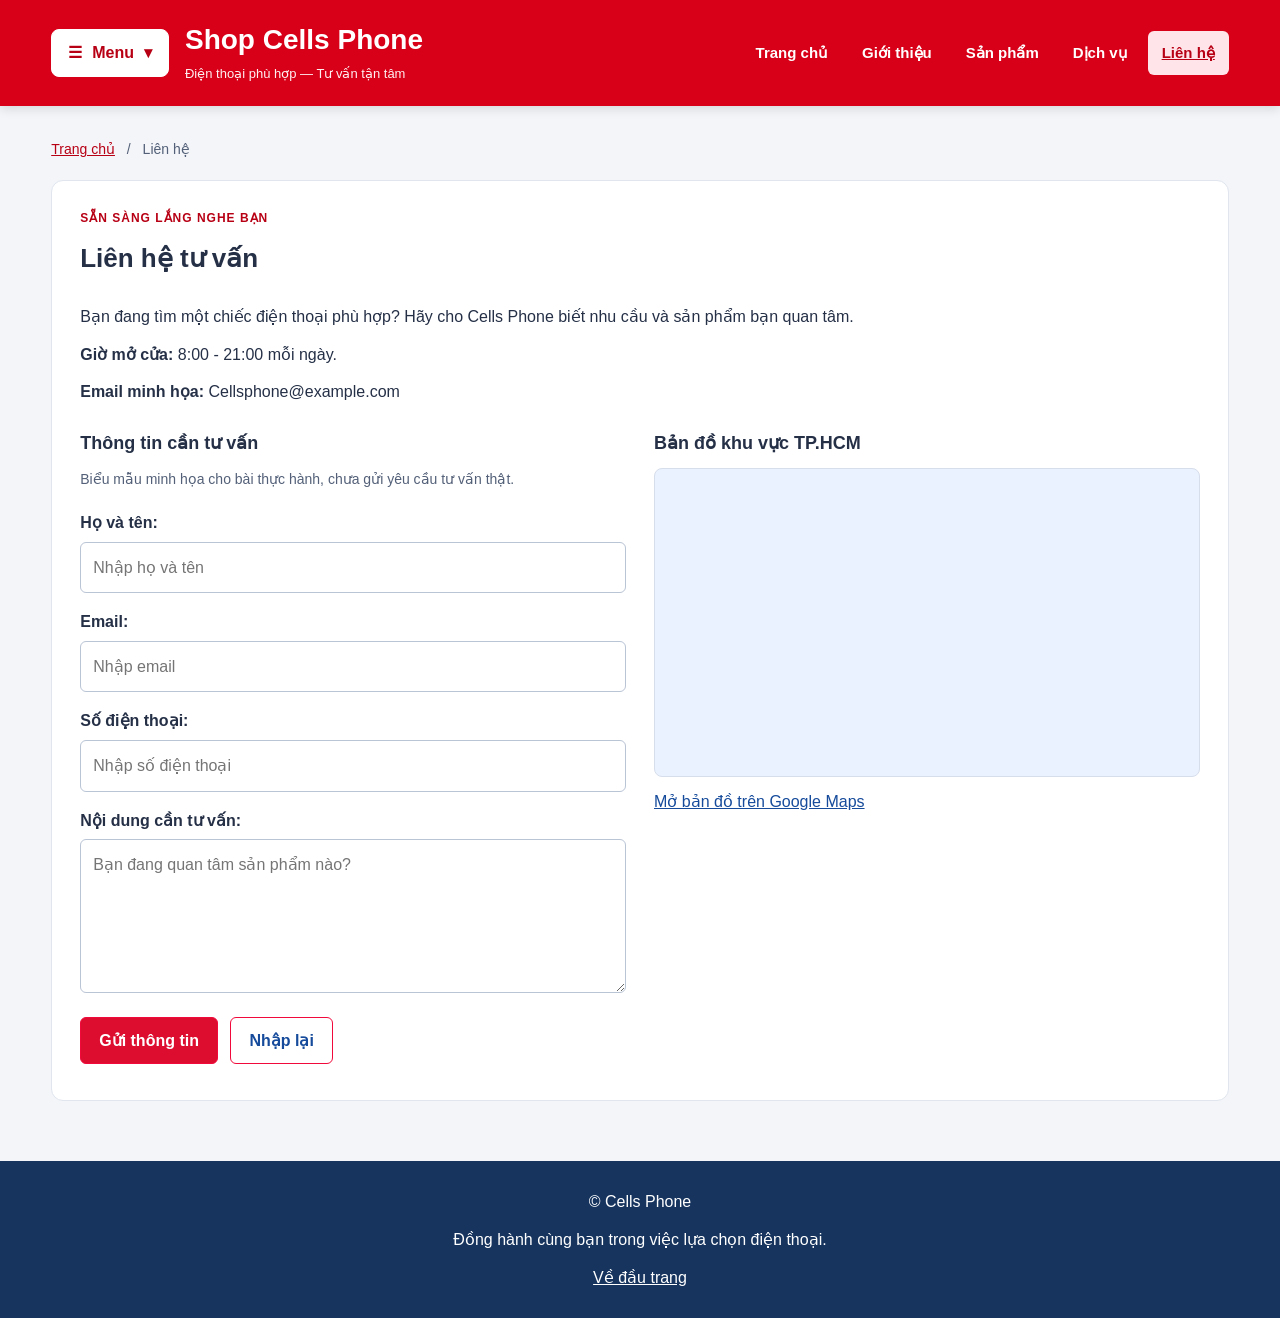
<file: lien-he.html>
<!DOCTYPE html>
<html lang="vi">
<head>
    <meta charset="UTF-8">
    <meta name="viewport" content="width=device-width, initial-scale=1.0">
    <title>Liên hệ | Cells Phone</title>
    <link rel="stylesheet" href="style.css">
</head>
<body class="trang-con trang-lien-he">
    <header id="dau-trang">
        <div class="noi-dung-dau-trang">
            <!-- Nut Menu va ten shop nam ben trai. -->
            <div class="cum-ben-trai">
                <details class="menu-tha">
                    <summary class="nut-menu" aria-label="Menu">
                        <span aria-hidden="true">&#9776;</span>
                        <span class="chu-menu">Menu</span>
                        <span class="mui-ten-menu" aria-hidden="true">&#9662;</span>
                    </summary>
                    <nav aria-label="Menu thu gọn">
                        <ul>
                            <li><a href="index.html">Trang chủ</a></li>
                            <li><a href="gioi-thieu.html">Giới thiệu</a></li>
                            <li><a href="san-pham.html">Sản phẩm</a></li>
                            <li><a href="dich-vu.html">Dịch vụ</a></li>
                            <li><a href="lien-he.html" class="lien-he-menu dang-xem" aria-current="page">Liên hệ</a></li>
                        </ul>
                    </nav>
                </details>

                <div class="thuong-hieu">
                    <h1>Shop Cells Phone</h1>
                    <p class="khau-hieu">Điện thoại phù hợp — Tư vấn tận tâm</p>
                </div>
            </div>

            <!-- Cac lien ket trang luon hien thi ben phai. -->
            <nav class="menu-ngang" aria-label="Điều hướng chính">
                <ul>
                    <li><a href="index.html">Trang chủ</a></li>
                    <li><a href="gioi-thieu.html">Giới thiệu</a></li>
                    <li><a href="san-pham.html">Sản phẩm</a></li>
                    <li><a href="dich-vu.html">Dịch vụ</a></li>
                    <li><a href="lien-he.html" class="lien-he-menu dang-xem" aria-current="page">Liên hệ</a></li>
                </ul>
            </nav>
        </div>
    </header>

    <main>
        <p class="duong-dan">
            <a href="index.html">Trang chủ</a>
            <span aria-hidden="true"> / </span>
            Liên hệ
        </p>

        <section id="lien-he">
            <p class="nhan-gioi-thieu">SẴN SÀNG LẮNG NGHE BẠN</p>
            <h2>Liên hệ tư vấn</h2>
            <p>Bạn đang tìm một chiếc điện thoại phù hợp? Hãy cho Cells Phone biết nhu cầu và sản phẩm bạn quan tâm.</p>
            <p><strong>Giờ mở cửa:</strong> 8:00 - 21:00 mỗi ngày.</p>
            <p><strong>Email minh họa:</strong> Cellsphone@example.com</p>

            <!-- Form và bản đồ nằm cạnh nhau trên máy tính, xếp dọc trên điện thoại. -->
            <div class="lien-he-bo-cuc">
                <form action="#lien-he">
                    <h3>Thông tin cần tư vấn</h3>
                    <p class="ghi-chu-form" id="ghi-chu-form">Biểu mẫu minh họa cho bài thực hành, chưa gửi yêu cầu tư vấn thật.</p>

                    <div class="nhom-form">
                        <label for="ho-ten">Họ và tên:</label>
                        <input type="text" id="ho-ten" name="ho-ten"
                               placeholder="Nhập họ và tên" required>
                    </div>

                    <div class="nhom-form">
                        <label for="email">Email:</label>
                        <input type="email" id="email" name="email"
                               placeholder="Nhập email" required>
                    </div>

                    <div class="nhom-form">
                        <label for="dien-thoai">Số điện thoại:</label>
                        <input type="tel" id="dien-thoai" name="dien-thoai"
                               placeholder="Nhập số điện thoại" required>
                    </div>

                    <div class="nhom-form">
                        <label for="noi-dung">Nội dung cần tư vấn:</label>
                        <textarea id="noi-dung" name="noi-dung" rows="5"
                                  placeholder="Bạn đang quan tâm sản phẩm nào?"
                                  required></textarea>
                    </div>

                    <button type="submit" aria-describedby="ghi-chu-form">Gửi thông tin</button>
                    <button type="reset" class="nut-phu">Nhập lại</button>
                </form>

                <div class="thong-tin-ban-do">
                    <h3>Bản đồ khu vực TP.HCM</h3>
                    <div class="ban-do">
                        <iframe
                            src="https://www.google.com/maps?q=Ho%20Chi%20Minh%20City%2C%20Vietnam&amp;z=12&amp;output=embed"
                            title="Bản đồ minh họa khu vực Thành phố Hồ Chí Minh"
                            width="640" height="360" loading="lazy"
                            referrerpolicy="no-referrer-when-downgrade" allowfullscreen>
                        </iframe>
                    </div>
                    <a class="lien-ket-ban-do" href="https://www.google.com/maps?q=Ho%20Chi%20Minh%20City%2C%20Vietnam" target="_blank" rel="noopener noreferrer">Mở bản đồ trên Google Maps</a>
                </div>
            </div>
        </section>
    </main>

    <footer>
        <p>&copy; Cells Phone</p>
        <p>Đồng hành cùng bạn trong việc lựa chọn điện thoại.</p>
        <a href="#dau-trang">Về đầu trang</a>
    </footer>
</body>
</html>
</file>
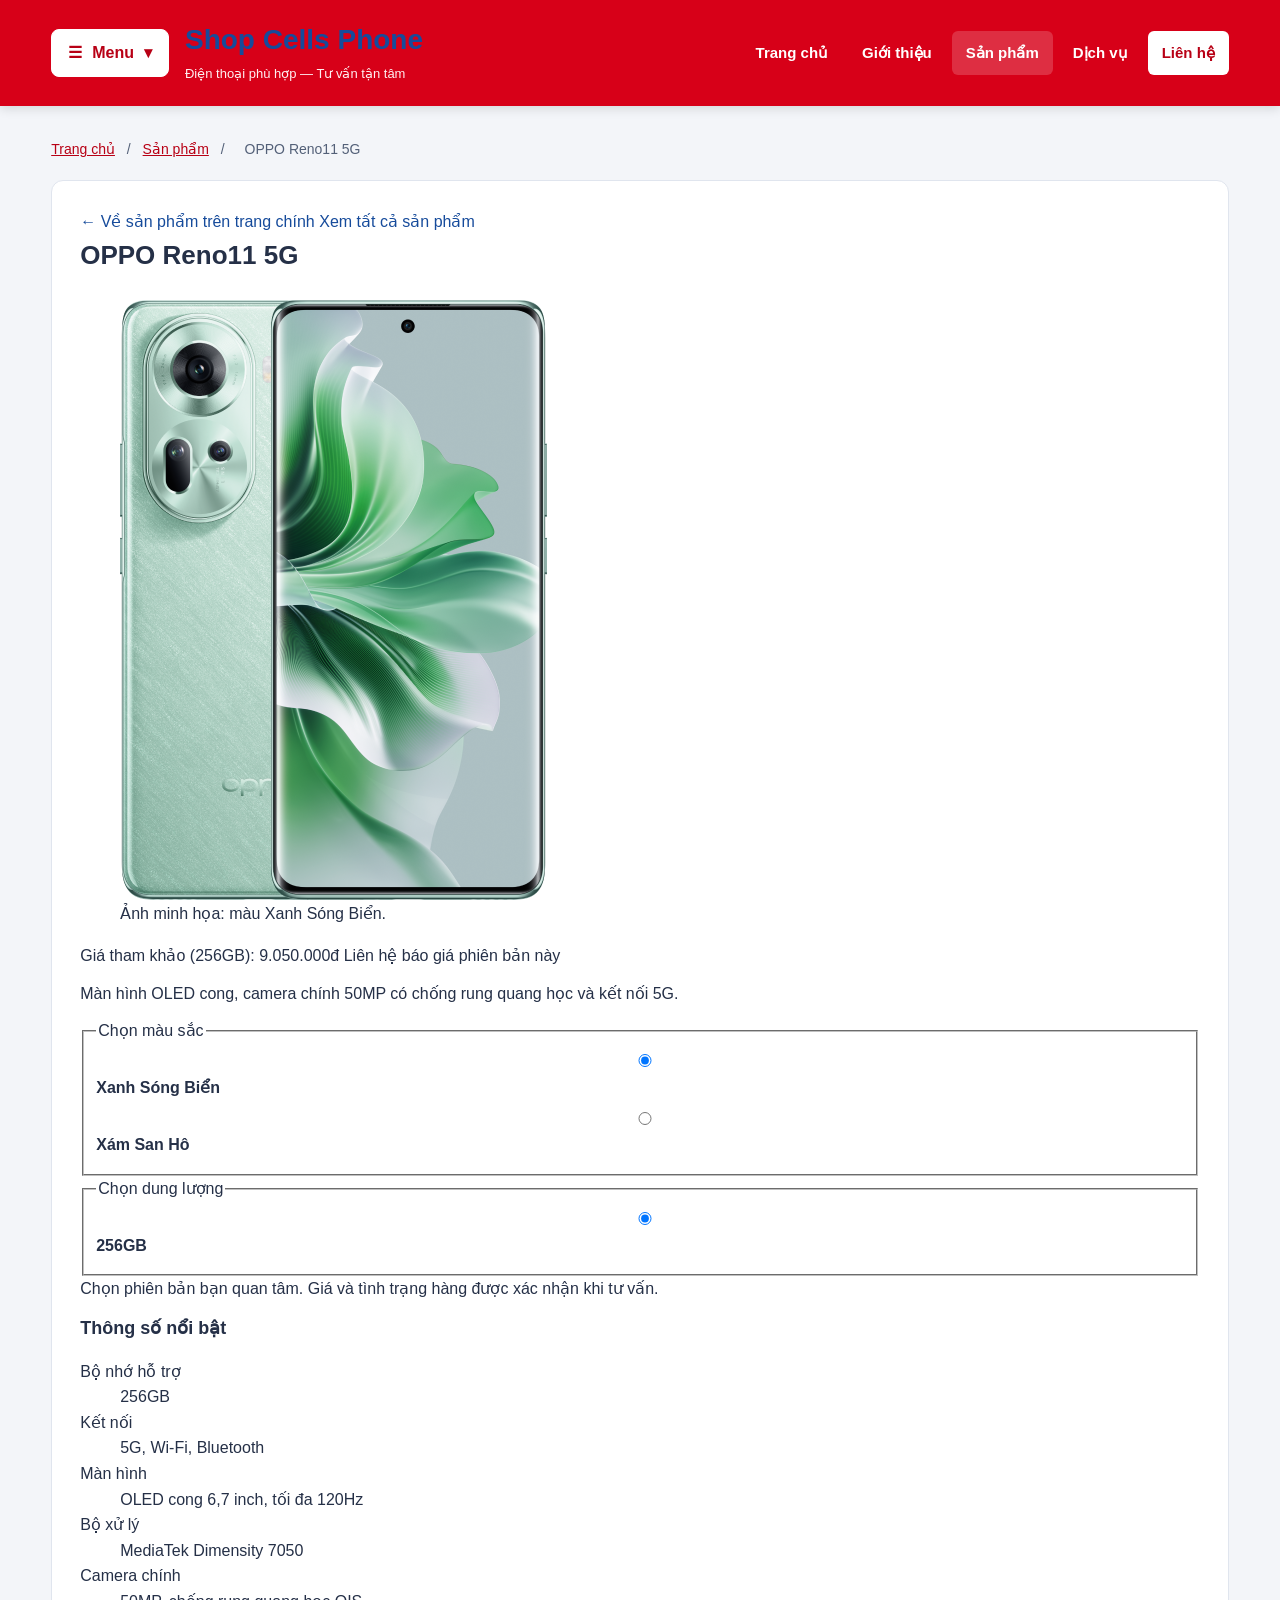
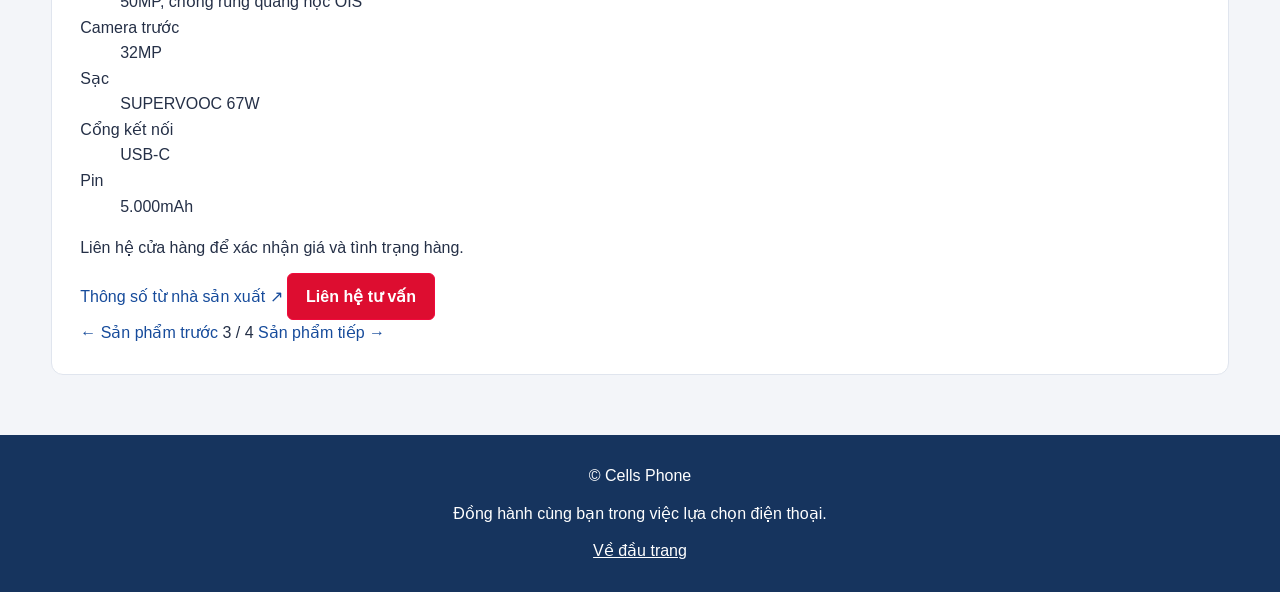
<file: oppo-reno11-5g.html>
<!DOCTYPE html>
<html lang="vi">
<head>
    <meta charset="UTF-8">
    <meta name="viewport" content="width=device-width, initial-scale=1.0">
    <title>OPPO Reno11 5G | Cells Phone</title>
    <link rel="stylesheet" href="style.css">
</head>
<body class="trang-con trang-chi-tiet">
    <header id="dau-trang">
        <div class="noi-dung-dau-trang">
            <!-- Nut Menu va ten shop nam ben trai. -->
            <div class="cum-ben-trai">
                <details class="menu-tha">
                    <summary class="nut-menu" aria-label="Menu">
                        <span aria-hidden="true">&#9776;</span>
                        <span class="chu-menu">Menu</span>
                        <span class="mui-ten-menu" aria-hidden="true">&#9662;</span>
                    </summary>
                    <nav aria-label="Menu thu gọn">
                        <ul>
                            <li><a href="index.html">Trang chủ</a></li>
                            <li><a href="gioi-thieu.html">Giới thiệu</a></li>
                            <li><a href="san-pham.html" class="dang-xem" aria-current="location">Sản phẩm</a></li>
                            <li><a href="dich-vu.html">Dịch vụ</a></li>
                            <li><a href="lien-he.html" class="lien-he-menu">Liên hệ</a></li>
                        </ul>
                    </nav>
                </details>

                <div class="thuong-hieu">
                    <h1><a href="index.html">Shop Cells Phone</a></h1>
                    <p class="khau-hieu">Điện thoại phù hợp — Tư vấn tận tâm</p>
                </div>
            </div>

            <!-- Cac lien ket trang luon hien thi ben phai. -->
            <nav class="menu-ngang" aria-label="Điều hướng chính">
                <ul>
                    <li><a href="index.html">Trang chủ</a></li>
                    <li><a href="gioi-thieu.html">Giới thiệu</a></li>
                    <li><a href="san-pham.html" class="dang-xem" aria-current="location">Sản phẩm</a></li>
                    <li><a href="dich-vu.html">Dịch vụ</a></li>
                    <li><a href="lien-he.html" class="lien-he-menu">Liên hệ</a></li>
                </ul>
            </nav>
        </div>
    </header>

    <main>
        <nav class="duong-dan" aria-label="Đường dẫn">
            <a href="index.html">Trang chủ</a><span aria-hidden="true"> / </span>
            <a href="san-pham.html">Sản phẩm</a><span aria-hidden="true"> / </span>
            <span aria-current="page">OPPO Reno11 5G</span>
        </nav>

        <section class="khung-chi-tiet" aria-labelledby="ten-san-pham">
            <div class="lien-ket-chi-tiet">
                <a class="quay-lai" href="index.html#xem-oppo">&larr; Về sản phẩm trên trang chính</a>
                <a class="quay-lai" href="san-pham.html#xem-oppo">Xem tất cả sản phẩm</a>
            </div>
            <h2 id="ten-san-pham">OPPO Reno11 5G</h2>
            <div class="chi-tiet-san-pham">
                <figure class="anh-san-pham">
                    <img src="Images/oppo-reno11-5g.png" alt="Ảnh lớn OPPO Reno11 5G màu xanh">
                    <figcaption>Ảnh minh họa: màu Xanh Sóng Biển.</figcaption>
                </figure>
                <div class="thong-tin-san-pham">
                    <p class="gia" aria-live="polite">
                        <span class="gia-mac-dinh">Giá tham khảo (256GB): 9.050.000đ</span>
                        <span class="gia-lien-he">Liên hệ báo giá phiên bản này</span>
                    </p>
                    <p class="mo-ta-san-pham">Màn hình OLED cong, camera chính 50MP có chống rung quang học và kết nối 5G.</p>
                    <!-- Radio cùng name chỉ chọn một giá trị; CSS :checked đánh dấu lựa chọn. -->
                    <div class="tuy-chon-san-pham">
                        <fieldset class="chon-mau">
                            <legend>Chọn màu sắc</legend>
                            <div class="danh-sach-lua-chon">
                                <label class="lua-chon" for="oppo-mau-1">
                                    <input type="radio" id="oppo-mau-1" name="mau-sac" value="Xanh Sóng Biển" checked>
                                    <span class="the-lua-chon"><i class="mau-minh-hoa" style="--mau-sac: #a4c9c2" aria-hidden="true"></i>Xanh Sóng Biển</span>
                                </label>
                                <label class="lua-chon" for="oppo-mau-2">
                                    <input type="radio" id="oppo-mau-2" name="mau-sac" value="Xám San Hô">
                                    <span class="the-lua-chon"><i class="mau-minh-hoa" style="--mau-sac: #707b84" aria-hidden="true"></i>Xám San Hô</span>
                                </label>
                            </div>
                        </fieldset>
                        <fieldset class="chon-dung-luong">
                            <legend>Chọn dung lượng</legend>
                            <div class="danh-sach-lua-chon">
                                <label class="lua-chon" for="oppo-bo-nho-1">
                                    <input type="radio" id="oppo-bo-nho-1" name="dung-luong" value="256GB" checked>
                                    <span class="the-lua-chon">256GB</span>
                                </label>
                            </div>
                        </fieldset>
                        <p class="ghi-chu-tuy-chon">Chọn phiên bản bạn quan tâm. Giá và tình trạng hàng được xác nhận khi tư vấn.</p>
                    </div>
                    <h3>Thông số nổi bật</h3>
                    <dl class="thong-so-san-pham">
                        <div><dt>Bộ nhớ hỗ trợ</dt><dd>256GB</dd></div>
                        <div><dt>Kết nối</dt><dd>5G, Wi-Fi, Bluetooth</dd></div>
                        <div><dt>Màn hình</dt><dd>OLED cong 6,7 inch, tối đa 120Hz</dd></div>
                        <div><dt>Bộ xử lý</dt><dd>MediaTek Dimensity 7050</dd></div>
                        <div><dt>Camera chính</dt><dd>50MP, chống rung quang học OIS</dd></div>
                        <div><dt>Camera trước</dt><dd>32MP</dd></div>
                        <div><dt>Sạc</dt><dd>SUPERVOOC 67W</dd></div>
                        <div><dt>Cổng kết nối</dt><dd>USB-C</dd></div>
                        <div><dt>Pin</dt><dd>5.000mAh</dd></div>
                    </dl>
                    <p class="ghi-chu-san-pham">Liên hệ cửa hàng để xác nhận giá và tình trạng hàng.</p>
                    <a class="nguon-thong-so" href="https://www.oppo.com/vn/smartphones/series-reno/reno11/specs/" target="_blank" rel="noopener noreferrer">Thông số từ nhà sản xuất ↗</a>
                    <a href="lien-he.html" class="nut">Liên hệ tư vấn</a>
                </div>
            </div>
            <nav class="dieu-huong-san-pham" aria-label="Chuyển sản phẩm">
                <a href="samsung-galaxy-s24-ultra.html">&larr; Sản phẩm trước</a>
                <span>3 / 4</span>
                <a href="redmi-note-13.html">Sản phẩm tiếp &rarr;</a>
            </nav>
        </section>
    </main>

    <footer>
        <p>&copy; Cells Phone</p>
        <p>Đồng hành cùng bạn trong việc lựa chọn điện thoại.</p>
        <a href="#dau-trang">Về đầu trang</a>
    </footer>
</body>
</html>
</file>
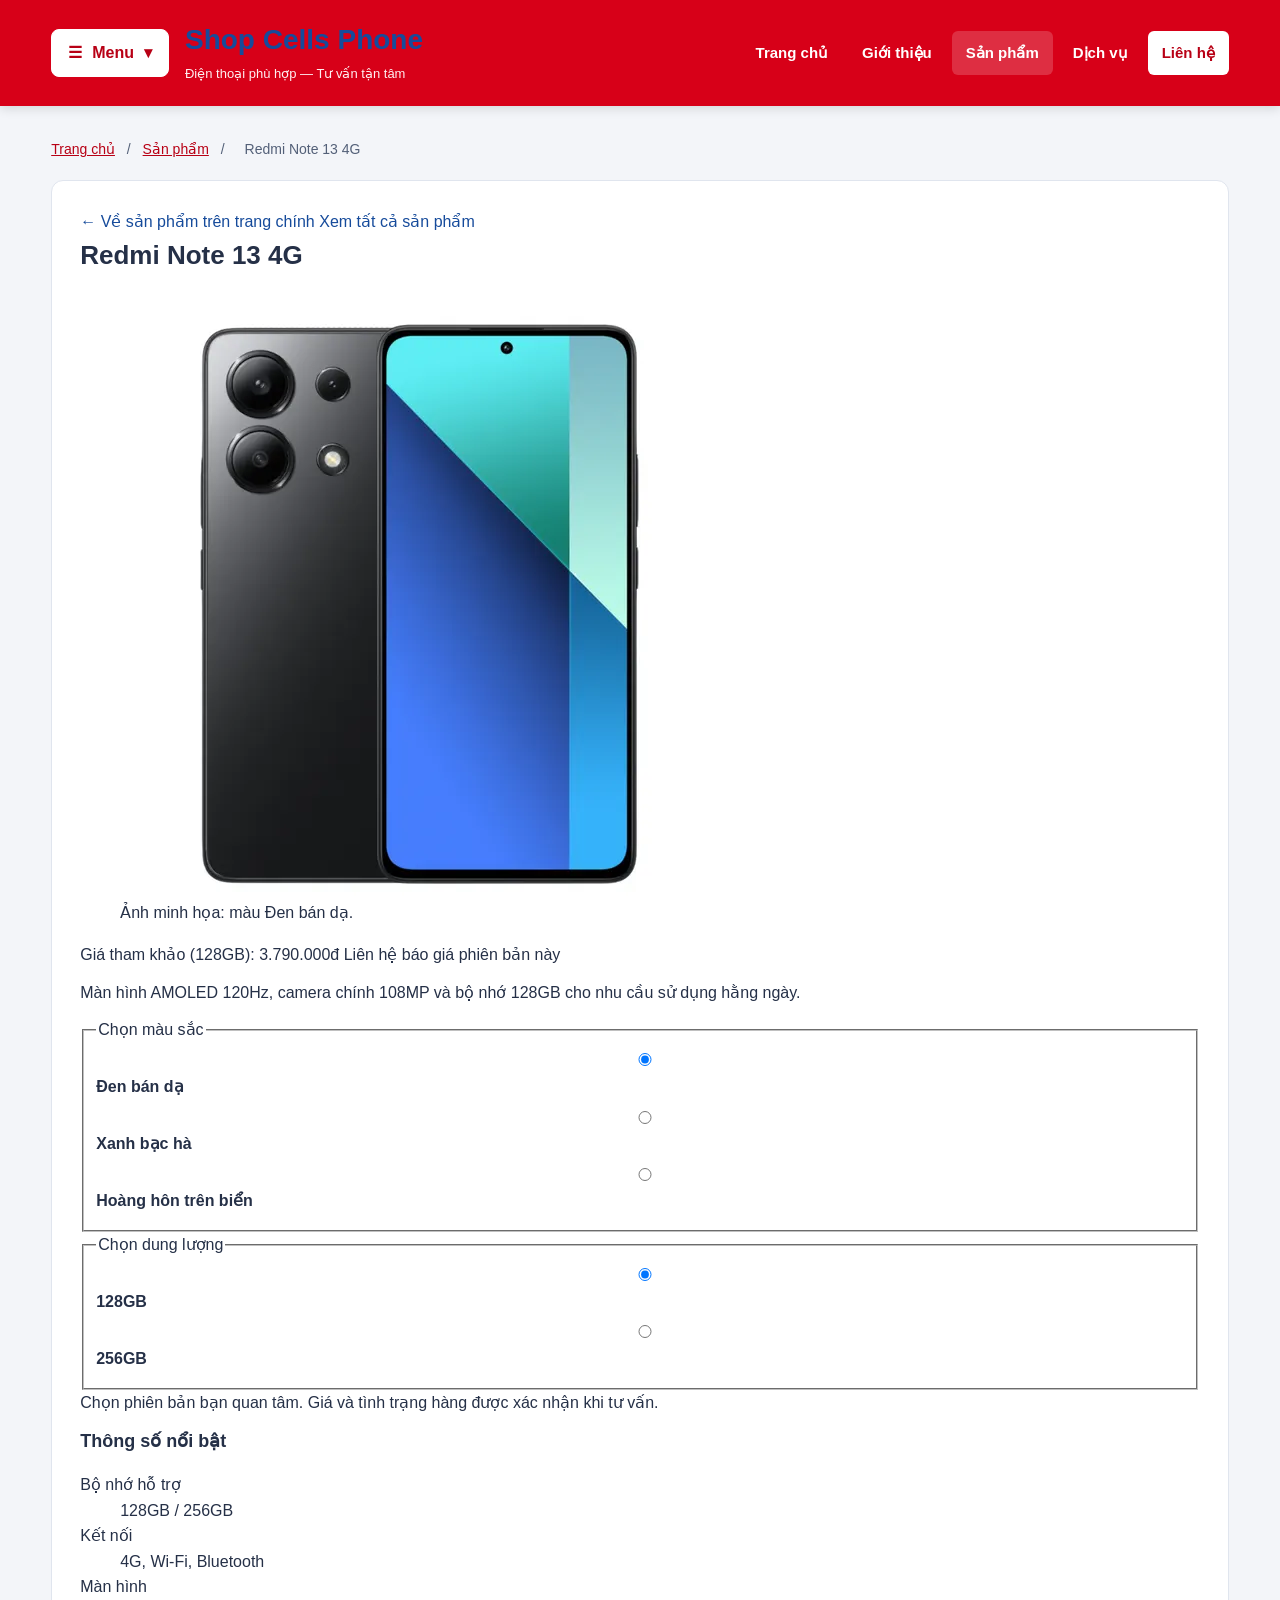
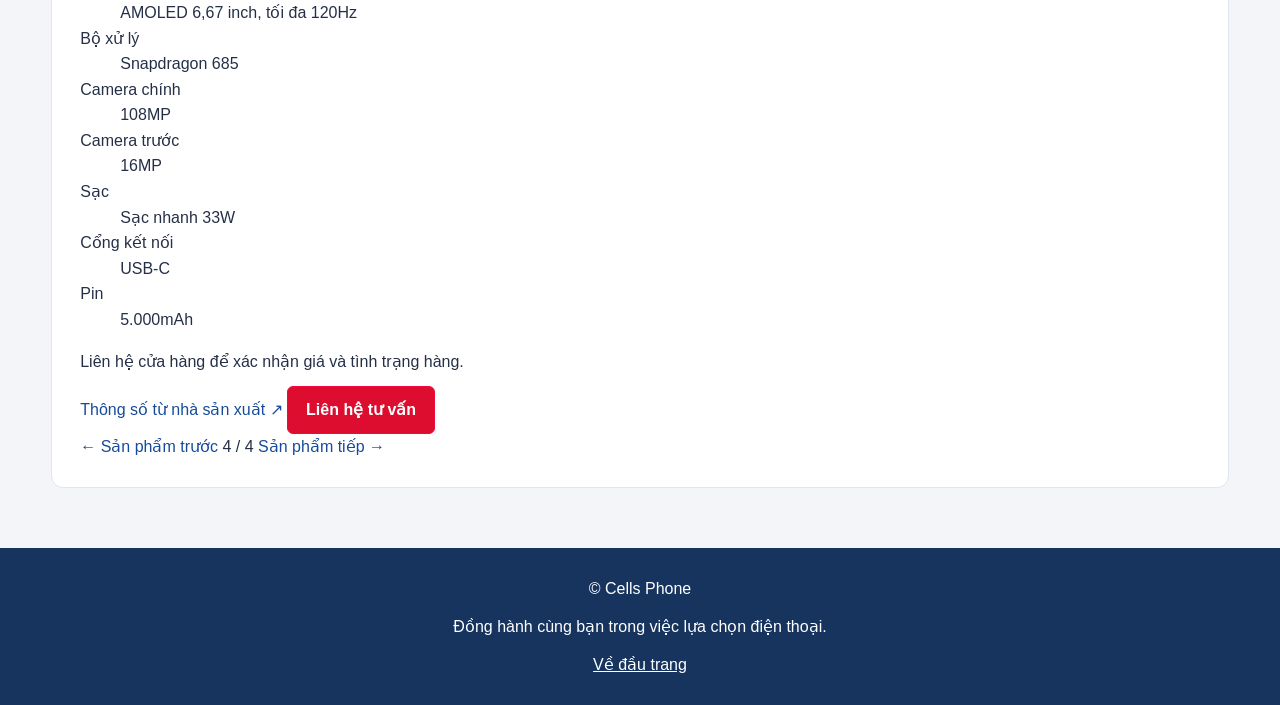
<file: redmi-note-13.html>
<!DOCTYPE html>
<html lang="vi">
<head>
    <meta charset="UTF-8">
    <meta name="viewport" content="width=device-width, initial-scale=1.0">
    <title>Redmi Note 13 4G | Cells Phone</title>
    <link rel="stylesheet" href="style.css">
</head>
<body class="trang-con trang-chi-tiet">
    <header id="dau-trang">
        <div class="noi-dung-dau-trang">
            <!-- Nut Menu va ten shop nam ben trai. -->
            <div class="cum-ben-trai">
                <details class="menu-tha">
                    <summary class="nut-menu" aria-label="Menu">
                        <span aria-hidden="true">&#9776;</span>
                        <span class="chu-menu">Menu</span>
                        <span class="mui-ten-menu" aria-hidden="true">&#9662;</span>
                    </summary>
                    <nav aria-label="Menu thu gọn">
                        <ul>
                            <li><a href="index.html">Trang chủ</a></li>
                            <li><a href="gioi-thieu.html">Giới thiệu</a></li>
                            <li><a href="san-pham.html" class="dang-xem" aria-current="location">Sản phẩm</a></li>
                            <li><a href="dich-vu.html">Dịch vụ</a></li>
                            <li><a href="lien-he.html" class="lien-he-menu">Liên hệ</a></li>
                        </ul>
                    </nav>
                </details>

                <div class="thuong-hieu">
                    <h1><a href="index.html">Shop Cells Phone</a></h1>
                    <p class="khau-hieu">Điện thoại phù hợp — Tư vấn tận tâm</p>
                </div>
            </div>

            <!-- Cac lien ket trang luon hien thi ben phai. -->
            <nav class="menu-ngang" aria-label="Điều hướng chính">
                <ul>
                    <li><a href="index.html">Trang chủ</a></li>
                    <li><a href="gioi-thieu.html">Giới thiệu</a></li>
                    <li><a href="san-pham.html" class="dang-xem" aria-current="location">Sản phẩm</a></li>
                    <li><a href="dich-vu.html">Dịch vụ</a></li>
                    <li><a href="lien-he.html" class="lien-he-menu">Liên hệ</a></li>
                </ul>
            </nav>
        </div>
    </header>

    <main>
        <nav class="duong-dan" aria-label="Đường dẫn">
            <a href="index.html">Trang chủ</a><span aria-hidden="true"> / </span>
            <a href="san-pham.html">Sản phẩm</a><span aria-hidden="true"> / </span>
            <span aria-current="page">Redmi Note 13 4G</span>
        </nav>

        <section class="khung-chi-tiet" aria-labelledby="ten-san-pham">
            <div class="lien-ket-chi-tiet">
                <a class="quay-lai" href="index.html#xem-redmi">&larr; Về sản phẩm trên trang chính</a>
                <a class="quay-lai" href="san-pham.html#xem-redmi">Xem tất cả sản phẩm</a>
            </div>
            <h2 id="ten-san-pham">Redmi Note 13 4G</h2>
            <div class="chi-tiet-san-pham">
                <figure class="anh-san-pham">
                    <img src="Images/redmi-note-13.webp" alt="Ảnh lớn Redmi Note 13 4G màu đen">
                    <figcaption>Ảnh minh họa: màu Đen bán dạ.</figcaption>
                </figure>
                <div class="thong-tin-san-pham">
                    <p class="gia" aria-live="polite">
                        <span class="gia-mac-dinh">Giá tham khảo (128GB): 3.790.000đ</span>
                        <span class="gia-lien-he">Liên hệ báo giá phiên bản này</span>
                    </p>
                    <p class="mo-ta-san-pham">Màn hình AMOLED 120Hz, camera chính 108MP và bộ nhớ 128GB cho nhu cầu sử dụng hằng ngày.</p>
                    <!-- Radio cùng name chỉ chọn một giá trị; CSS :checked đánh dấu lựa chọn. -->
                    <div class="tuy-chon-san-pham">
                        <fieldset class="chon-mau">
                            <legend>Chọn màu sắc</legend>
                            <div class="danh-sach-lua-chon">
                                <label class="lua-chon" for="redmi-mau-1">
                                    <input type="radio" id="redmi-mau-1" name="mau-sac" value="Đen bán dạ" checked>
                                    <span class="the-lua-chon"><i class="mau-minh-hoa" style="--mau-sac: #25272a" aria-hidden="true"></i>Đen bán dạ</span>
                                </label>
                                <label class="lua-chon" for="redmi-mau-2">
                                    <input type="radio" id="redmi-mau-2" name="mau-sac" value="Xanh bạc hà">
                                    <span class="the-lua-chon"><i class="mau-minh-hoa" style="--mau-sac: #abd0bc" aria-hidden="true"></i>Xanh bạc hà</span>
                                </label>
                                <label class="lua-chon" for="redmi-mau-3">
                                    <input type="radio" id="redmi-mau-3" name="mau-sac" value="Hoàng hôn trên biển">
                                    <span class="the-lua-chon"><i class="mau-minh-hoa" style="--mau-sac: #b3d3e5" aria-hidden="true"></i>Hoàng hôn trên biển</span>
                                </label>
                            </div>
                        </fieldset>
                        <fieldset class="chon-dung-luong">
                            <legend>Chọn dung lượng</legend>
                            <div class="danh-sach-lua-chon">
                                <label class="lua-chon" for="redmi-bo-nho-1">
                                    <input type="radio" id="redmi-bo-nho-1" name="dung-luong" value="128GB" checked>
                                    <span class="the-lua-chon">128GB</span>
                                </label>
                                <label class="lua-chon" for="redmi-bo-nho-2">
                                    <input type="radio" id="redmi-bo-nho-2" name="dung-luong" value="256GB" data-gia-khac>
                                    <span class="the-lua-chon">256GB</span>
                                </label>
                            </div>
                        </fieldset>
                        <p class="ghi-chu-tuy-chon">Chọn phiên bản bạn quan tâm. Giá và tình trạng hàng được xác nhận khi tư vấn.</p>
                    </div>
                    <h3>Thông số nổi bật</h3>
                    <dl class="thong-so-san-pham">
                        <div><dt>Bộ nhớ hỗ trợ</dt><dd>128GB / 256GB</dd></div>
                        <div><dt>Kết nối</dt><dd>4G, Wi-Fi, Bluetooth</dd></div>
                        <div><dt>Màn hình</dt><dd>AMOLED 6,67 inch, tối đa 120Hz</dd></div>
                        <div><dt>Bộ xử lý</dt><dd>Snapdragon 685</dd></div>
                        <div><dt>Camera chính</dt><dd>108MP</dd></div>
                        <div><dt>Camera trước</dt><dd>16MP</dd></div>
                        <div><dt>Sạc</dt><dd>Sạc nhanh 33W</dd></div>
                        <div><dt>Cổng kết nối</dt><dd>USB-C</dd></div>
                        <div><dt>Pin</dt><dd>5.000mAh</dd></div>
                    </dl>
                    <p class="ghi-chu-san-pham">Liên hệ cửa hàng để xác nhận giá và tình trạng hàng.</p>
                    <a class="nguon-thong-so" href="https://www.mi.com/vn/product/redmi-note-13/specs/" target="_blank" rel="noopener noreferrer">Thông số từ nhà sản xuất ↗</a>
                    <a href="lien-he.html" class="nut">Liên hệ tư vấn</a>
                </div>
            </div>
            <nav class="dieu-huong-san-pham" aria-label="Chuyển sản phẩm">
                <a href="oppo-reno11-5g.html">&larr; Sản phẩm trước</a>
                <span>4 / 4</span>
                <a href="iphone-15-pro-max.html">Sản phẩm tiếp &rarr;</a>
            </nav>
        </section>
    </main>

    <footer>
        <p>&copy; Cells Phone</p>
        <p>Đồng hành cùng bạn trong việc lựa chọn điện thoại.</p>
        <a href="#dau-trang">Về đầu trang</a>
    </footer>
</body>
</html>
</file>
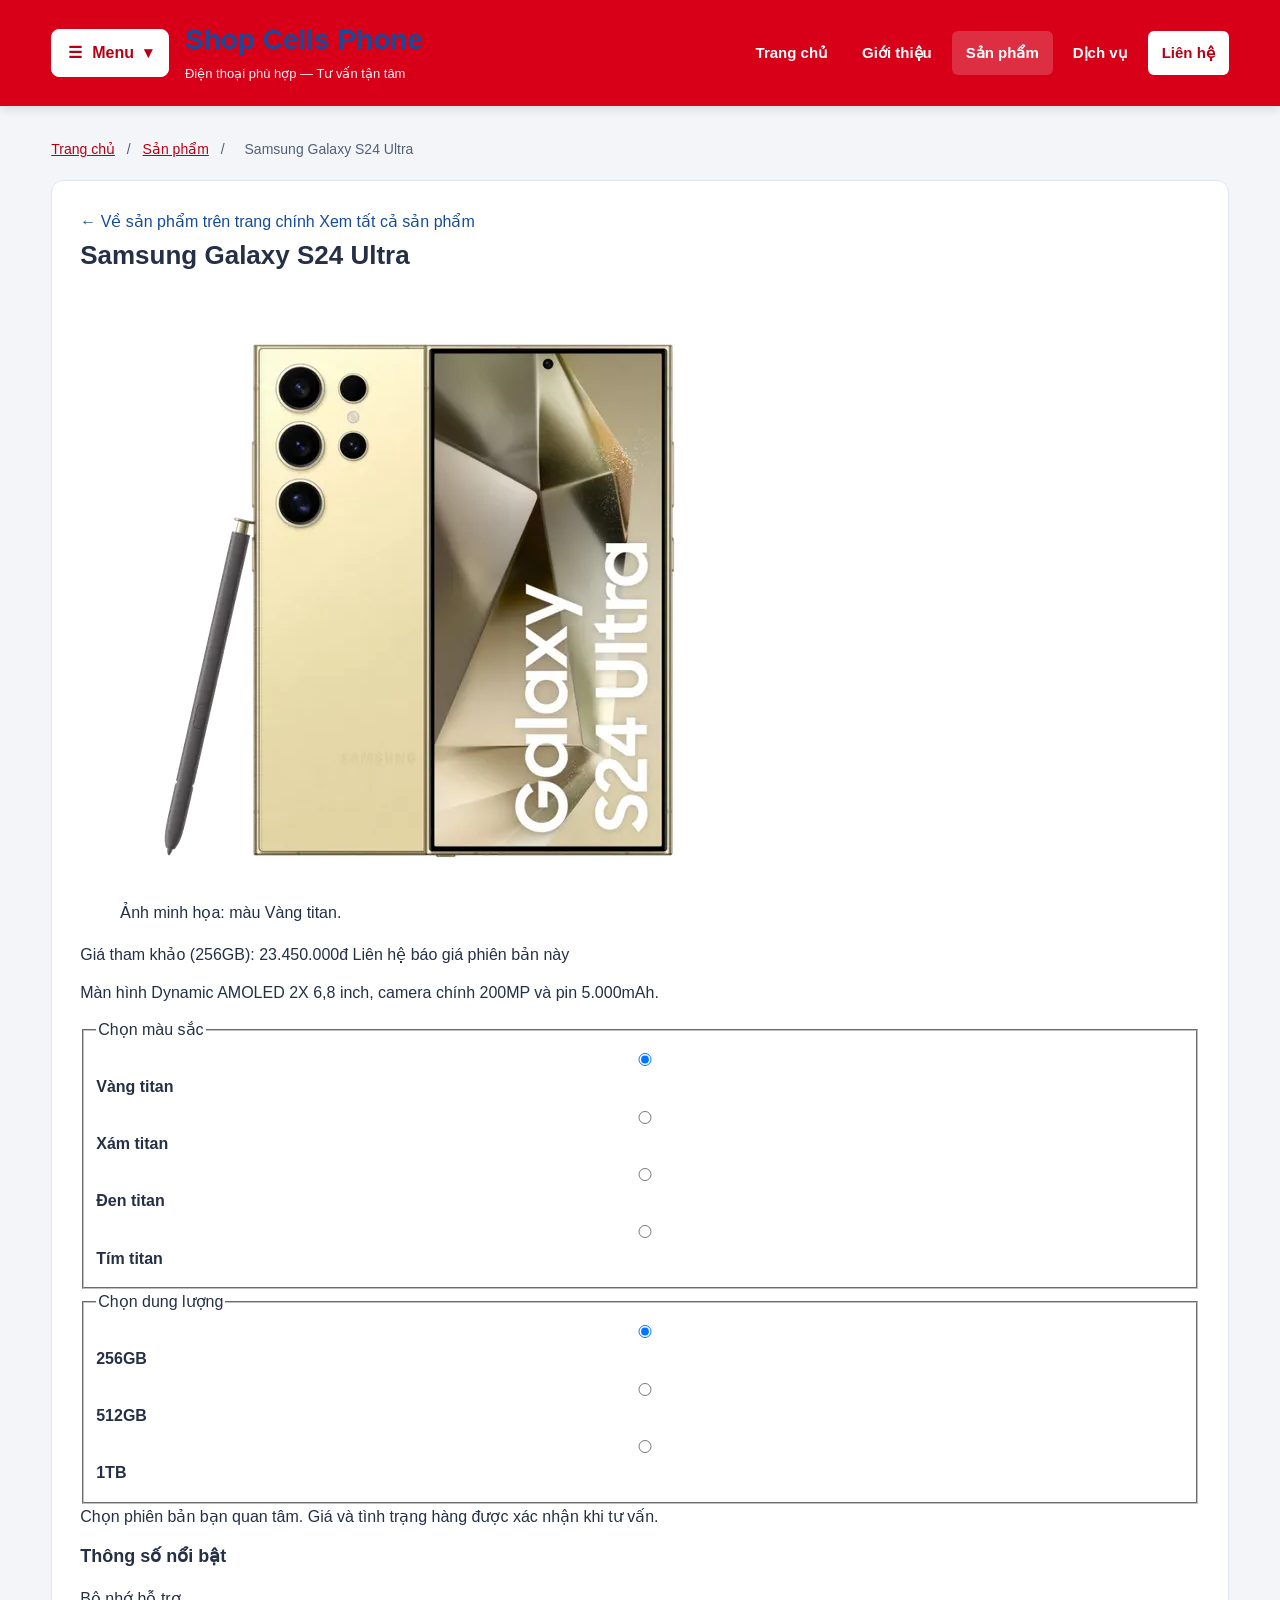
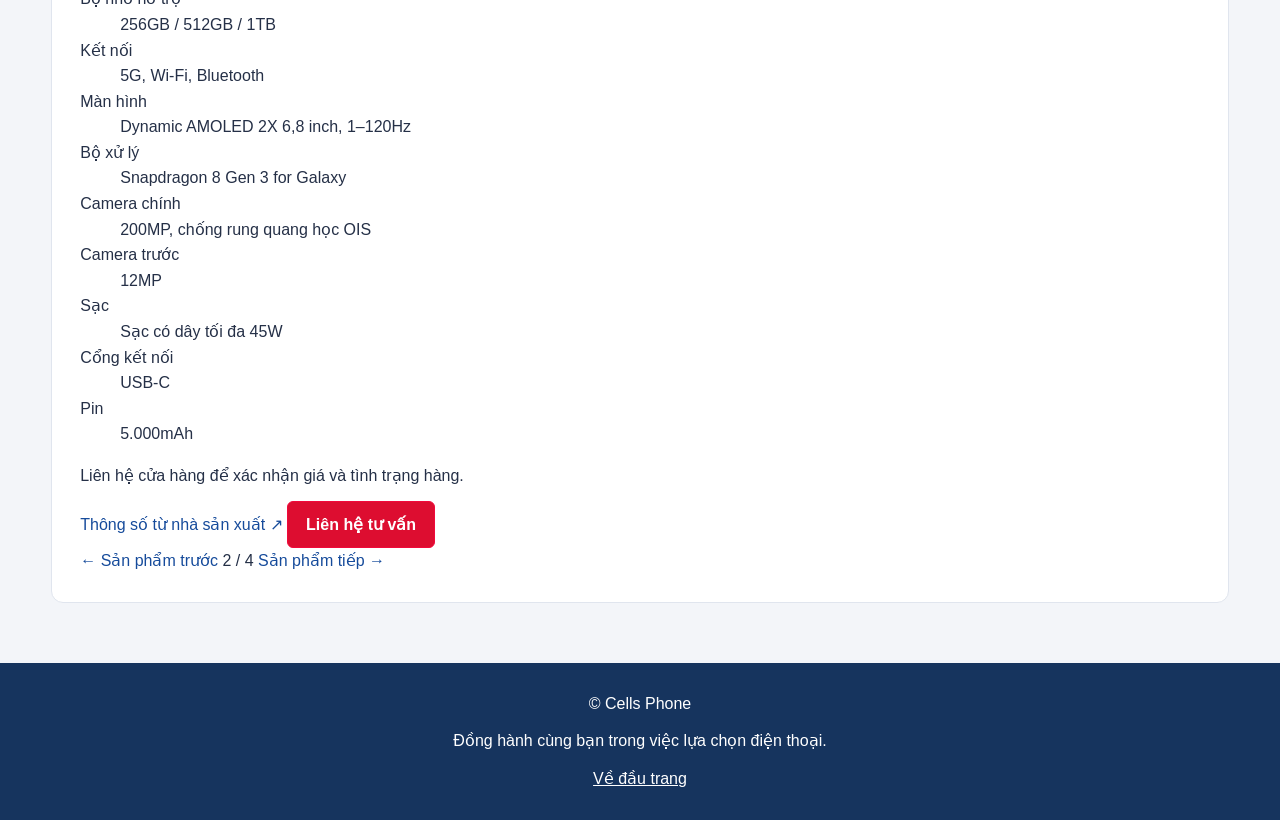
<file: samsung-galaxy-s24-ultra.html>
<!DOCTYPE html>
<html lang="vi">
<head>
    <meta charset="UTF-8">
    <meta name="viewport" content="width=device-width, initial-scale=1.0">
    <title>Samsung Galaxy S24 Ultra | Cells Phone</title>
    <link rel="stylesheet" href="style.css">
</head>
<body class="trang-con trang-chi-tiet">
    <header id="dau-trang">
        <div class="noi-dung-dau-trang">
            <!-- Nut Menu va ten shop nam ben trai. -->
            <div class="cum-ben-trai">
                <details class="menu-tha">
                    <summary class="nut-menu" aria-label="Menu">
                        <span aria-hidden="true">&#9776;</span>
                        <span class="chu-menu">Menu</span>
                        <span class="mui-ten-menu" aria-hidden="true">&#9662;</span>
                    </summary>
                    <nav aria-label="Menu thu gọn">
                        <ul>
                            <li><a href="index.html">Trang chủ</a></li>
                            <li><a href="gioi-thieu.html">Giới thiệu</a></li>
                            <li><a href="san-pham.html" class="dang-xem" aria-current="location">Sản phẩm</a></li>
                            <li><a href="dich-vu.html">Dịch vụ</a></li>
                            <li><a href="lien-he.html" class="lien-he-menu">Liên hệ</a></li>
                        </ul>
                    </nav>
                </details>

                <div class="thuong-hieu">
                    <h1><a href="index.html">Shop Cells Phone</a></h1>
                    <p class="khau-hieu">Điện thoại phù hợp — Tư vấn tận tâm</p>
                </div>
            </div>

            <!-- Cac lien ket trang luon hien thi ben phai. -->
            <nav class="menu-ngang" aria-label="Điều hướng chính">
                <ul>
                    <li><a href="index.html">Trang chủ</a></li>
                    <li><a href="gioi-thieu.html">Giới thiệu</a></li>
                    <li><a href="san-pham.html" class="dang-xem" aria-current="location">Sản phẩm</a></li>
                    <li><a href="dich-vu.html">Dịch vụ</a></li>
                    <li><a href="lien-he.html" class="lien-he-menu">Liên hệ</a></li>
                </ul>
            </nav>
        </div>
    </header>

    <main>
        <nav class="duong-dan" aria-label="Đường dẫn">
            <a href="index.html">Trang chủ</a><span aria-hidden="true"> / </span>
            <a href="san-pham.html">Sản phẩm</a><span aria-hidden="true"> / </span>
            <span aria-current="page">Samsung Galaxy S24 Ultra</span>
        </nav>

        <section class="khung-chi-tiet" aria-labelledby="ten-san-pham">
            <div class="lien-ket-chi-tiet">
                <a class="quay-lai" href="index.html#xem-samsung">&larr; Về sản phẩm trên trang chính</a>
                <a class="quay-lai" href="san-pham.html#xem-samsung">Xem tất cả sản phẩm</a>
            </div>
            <h2 id="ten-san-pham">Samsung Galaxy S24 Ultra</h2>
            <div class="chi-tiet-san-pham">
                <figure class="anh-san-pham">
                    <img src="Images/samsung-galaxy-s24-ultra.webp" alt="Ảnh lớn Samsung Galaxy S24 Ultra màu vàng titan">
                    <figcaption>Ảnh minh họa: màu Vàng titan.</figcaption>
                </figure>
                <div class="thong-tin-san-pham">
                    <p class="gia" aria-live="polite">
                        <span class="gia-mac-dinh">Giá tham khảo (256GB): 23.450.000đ</span>
                        <span class="gia-lien-he">Liên hệ báo giá phiên bản này</span>
                    </p>
                    <p class="mo-ta-san-pham">Màn hình Dynamic AMOLED 2X 6,8 inch, camera chính 200MP và pin 5.000mAh.</p>
                    <!-- Radio cùng name chỉ chọn một giá trị; CSS :checked đánh dấu lựa chọn. -->
                    <div class="tuy-chon-san-pham">
                        <fieldset class="chon-mau">
                            <legend>Chọn màu sắc</legend>
                            <div class="danh-sach-lua-chon">
                                <label class="lua-chon" for="samsung-mau-1">
                                    <input type="radio" id="samsung-mau-1" name="mau-sac" value="Vàng titan" checked>
                                    <span class="the-lua-chon"><i class="mau-minh-hoa" style="--mau-sac: #d8d0b7" aria-hidden="true"></i>Vàng titan</span>
                                </label>
                                <label class="lua-chon" for="samsung-mau-2">
                                    <input type="radio" id="samsung-mau-2" name="mau-sac" value="Xám titan">
                                    <span class="the-lua-chon"><i class="mau-minh-hoa" style="--mau-sac: #98958b" aria-hidden="true"></i>Xám titan</span>
                                </label>
                                <label class="lua-chon" for="samsung-mau-3">
                                    <input type="radio" id="samsung-mau-3" name="mau-sac" value="Đen titan">
                                    <span class="the-lua-chon"><i class="mau-minh-hoa" style="--mau-sac: #4d4b4c" aria-hidden="true"></i>Đen titan</span>
                                </label>
                                <label class="lua-chon" for="samsung-mau-4">
                                    <input type="radio" id="samsung-mau-4" name="mau-sac" value="Tím titan">
                                    <span class="the-lua-chon"><i class="mau-minh-hoa" style="--mau-sac: #686475" aria-hidden="true"></i>Tím titan</span>
                                </label>
                            </div>
                        </fieldset>
                        <fieldset class="chon-dung-luong">
                            <legend>Chọn dung lượng</legend>
                            <div class="danh-sach-lua-chon">
                                <label class="lua-chon" for="samsung-bo-nho-1">
                                    <input type="radio" id="samsung-bo-nho-1" name="dung-luong" value="256GB" checked>
                                    <span class="the-lua-chon">256GB</span>
                                </label>
                                <label class="lua-chon" for="samsung-bo-nho-2">
                                    <input type="radio" id="samsung-bo-nho-2" name="dung-luong" value="512GB" data-gia-khac>
                                    <span class="the-lua-chon">512GB</span>
                                </label>
                                <label class="lua-chon" for="samsung-bo-nho-3">
                                    <input type="radio" id="samsung-bo-nho-3" name="dung-luong" value="1TB" data-gia-khac>
                                    <span class="the-lua-chon">1TB</span>
                                </label>
                            </div>
                        </fieldset>
                        <p class="ghi-chu-tuy-chon">Chọn phiên bản bạn quan tâm. Giá và tình trạng hàng được xác nhận khi tư vấn.</p>
                    </div>
                    <h3>Thông số nổi bật</h3>
                    <dl class="thong-so-san-pham">
                        <div><dt>Bộ nhớ hỗ trợ</dt><dd>256GB / 512GB / 1TB</dd></div>
                        <div><dt>Kết nối</dt><dd>5G, Wi-Fi, Bluetooth</dd></div>
                        <div><dt>Màn hình</dt><dd>Dynamic AMOLED 2X 6,8 inch, 1–120Hz</dd></div>
                        <div><dt>Bộ xử lý</dt><dd>Snapdragon 8 Gen 3 for Galaxy</dd></div>
                        <div><dt>Camera chính</dt><dd>200MP, chống rung quang học OIS</dd></div>
                        <div><dt>Camera trước</dt><dd>12MP</dd></div>
                        <div><dt>Sạc</dt><dd>Sạc có dây tối đa 45W</dd></div>
                        <div><dt>Cổng kết nối</dt><dd>USB-C</dd></div>
                        <div><dt>Pin</dt><dd>5.000mAh</dd></div>
                    </dl>
                    <p class="ghi-chu-san-pham">Liên hệ cửa hàng để xác nhận giá và tình trạng hàng.</p>
                    <a class="nguon-thong-so" href="https://www.samsung.com/vn/explore/brand/enter-the-new-era-of-ai-power-with-samsung-galaxy-s24-series/" target="_blank" rel="noopener noreferrer">Thông số từ nhà sản xuất ↗</a>
                    <a href="lien-he.html" class="nut">Liên hệ tư vấn</a>
                </div>
            </div>
            <nav class="dieu-huong-san-pham" aria-label="Chuyển sản phẩm">
                <a href="iphone-15-pro-max.html">&larr; Sản phẩm trước</a>
                <span>2 / 4</span>
                <a href="oppo-reno11-5g.html">Sản phẩm tiếp &rarr;</a>
            </nav>
        </section>
    </main>

    <footer>
        <p>&copy; Cells Phone</p>
        <p>Đồng hành cùng bạn trong việc lựa chọn điện thoại.</p>
        <a href="#dau-trang">Về đầu trang</a>
    </footer>
</body>
</html>
</file>
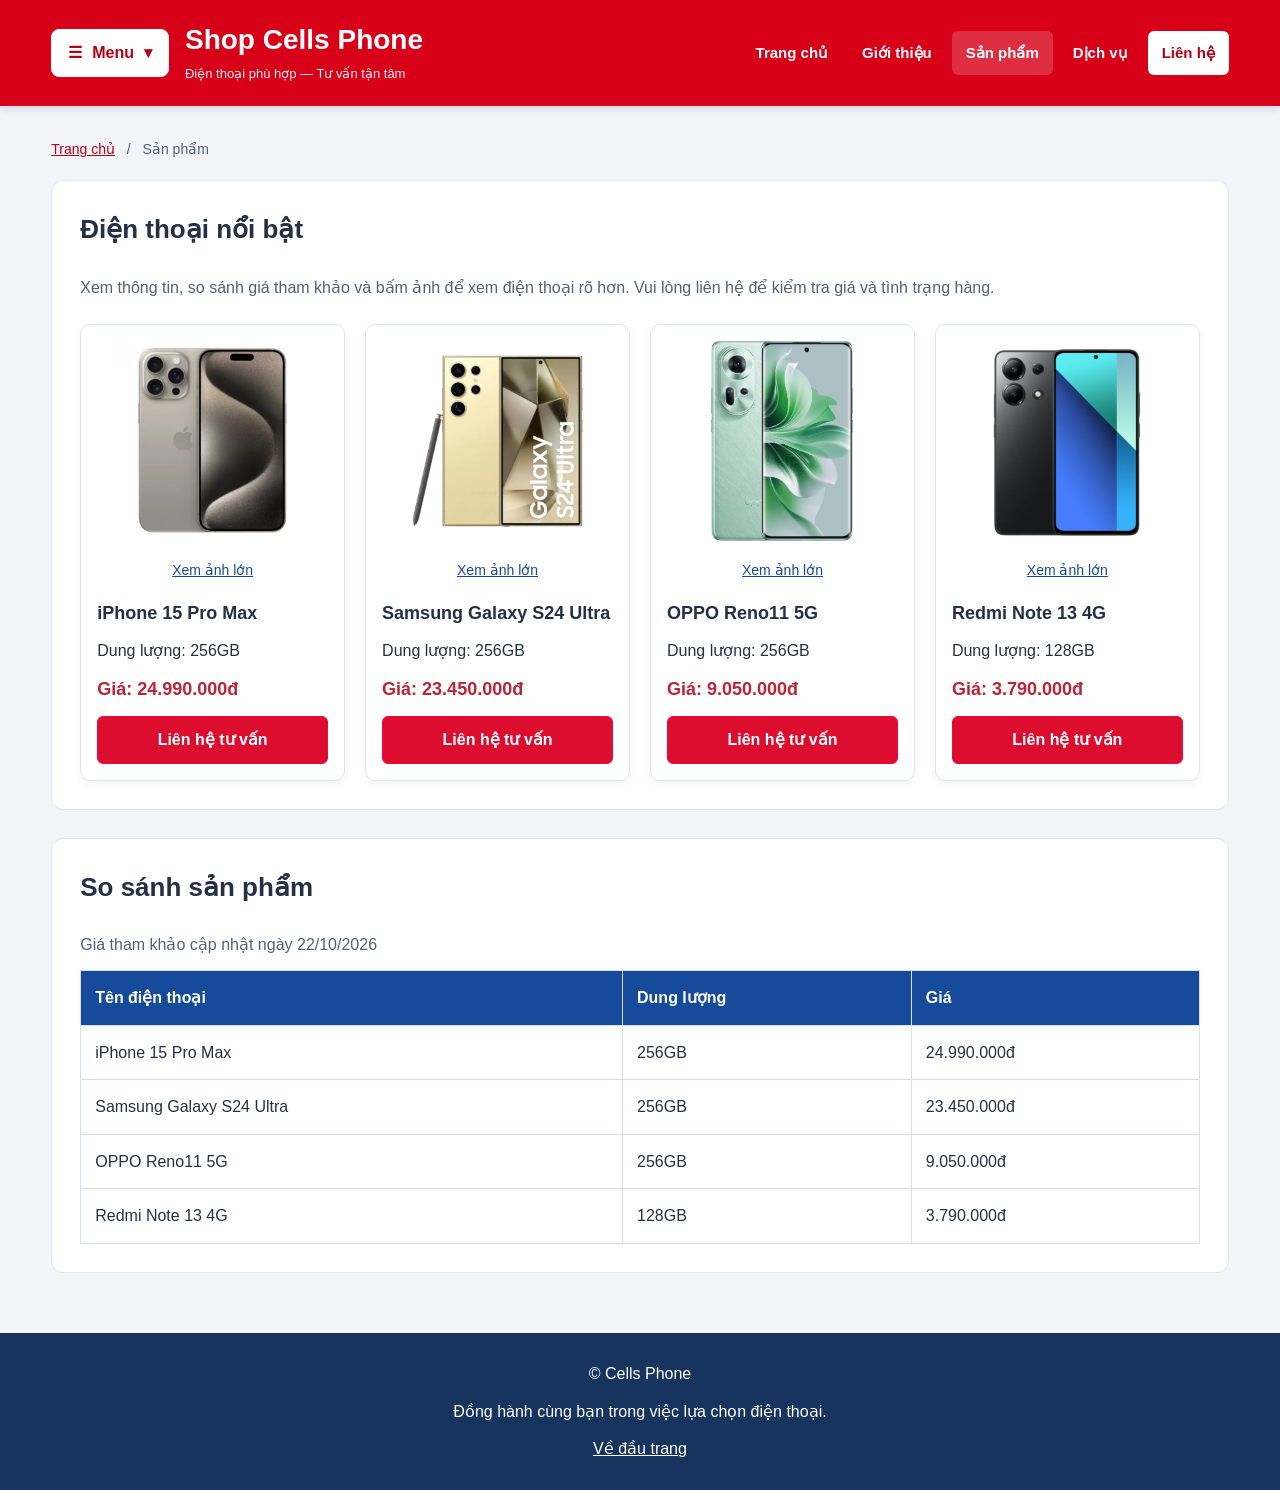
<file: san-pham.html>
<!DOCTYPE html>
<html lang="vi">
<head>
    <meta charset="UTF-8">
    <meta name="viewport" content="width=device-width, initial-scale=1.0">
    <title>Sản phẩm | Cells Phone</title>
    <link rel="stylesheet" href="style.css">
</head>
<body class="trang-con trang-san-pham">
    <header id="dau-trang">
        <div class="noi-dung-dau-trang">
            <!-- Nut Menu va ten shop nam ben trai. -->
            <div class="cum-ben-trai">
                <details class="menu-tha">
                    <summary class="nut-menu" aria-label="Menu">
                        <span aria-hidden="true">&#9776;</span>
                        <span class="chu-menu">Menu</span>
                        <span class="mui-ten-menu" aria-hidden="true">&#9662;</span>
                    </summary>
                    <nav aria-label="Menu thu gọn">
                        <ul>
                            <li><a href="index.html">Trang chủ</a></li>
                            <li><a href="gioi-thieu.html">Giới thiệu</a></li>
                            <li><a href="san-pham.html" class="dang-xem" aria-current="page">Sản phẩm</a></li>
                            <li><a href="dich-vu.html">Dịch vụ</a></li>
                            <li><a href="lien-he.html" class="lien-he-menu">Liên hệ</a></li>
                        </ul>
                    </nav>
                </details>

                <div class="thuong-hieu">
                    <h1>Shop Cells Phone</h1>
                    <p class="khau-hieu">Điện thoại phù hợp — Tư vấn tận tâm</p>
                </div>
            </div>

            <!-- Cac lien ket trang luon hien thi ben phai. -->
            <nav class="menu-ngang" aria-label="Điều hướng chính">
                <ul>
                    <li><a href="index.html">Trang chủ</a></li>
                    <li><a href="gioi-thieu.html">Giới thiệu</a></li>
                    <li><a href="san-pham.html" class="dang-xem" aria-current="page">Sản phẩm</a></li>
                    <li><a href="dich-vu.html">Dịch vụ</a></li>
                    <li><a href="lien-he.html" class="lien-he-menu">Liên hệ</a></li>
                </ul>
            </nav>
        </div>
    </header>

    <main>
        <p class="duong-dan"><a href="index.html">Trang chủ</a><span aria-hidden="true"> / </span>Sản phẩm</p>

       
        <section id="san-pham">
            <h2>Điện thoại nổi bật</h2>
            <p class="mo-ta-trang">Xem thông tin, so sánh giá tham khảo và bấm ảnh để xem điện thoại rõ hơn. Vui lòng liên hệ để kiểm tra giá và tình trạng hàng.</p>
            <div class="danh-sach-san-pham">
                <article class="the-san-pham">
                    <a href="#anh-iphone" id="xem-iphone" class="mo-anh" aria-label="Xem ảnh lớn iPhone 15 Pro Max">
                        <img src="Images/iphone-15-pro-max.png" alt="Điện thoại iPhone 15 Pro Max màu titan tự nhiên">
                        <span>Xem ảnh lớn</span>
                    </a>
                    <h3>iPhone 15 Pro Max</h3>
                    <p>Dung lượng: 256GB</p>
                    <p class="gia">Giá: 24.990.000đ</p>
                    <a href="lien-he.html" class="nut">Liên hệ tư vấn</a>
                </article>
                <article class="the-san-pham">
                    <a href="#anh-samsung" id="xem-samsung" class="mo-anh" aria-label="Xem ảnh lớn Samsung Galaxy S24 Ultra">
                        <img src="Images/samsung-galaxy-s24-ultra.webp" alt="Điện thoại Samsung Galaxy S24 Ultra màu vàng titan">
                        <span>Xem ảnh lớn</span>
                    </a>
                    <h3>Samsung Galaxy S24 Ultra</h3>
                    <p>Dung lượng: 256GB</p>
                    <p class="gia">Giá: 23.450.000đ</p>
                    <a href="lien-he.html" class="nut">Liên hệ tư vấn</a>
                </article>
                <article class="the-san-pham">
                    <a href="#anh-oppo" id="xem-oppo" class="mo-anh" aria-label="Xem ảnh lớn OPPO Reno11 5G">
                        <img src="Images/oppo-reno11-5g.png" alt="Điện thoại OPPO Reno11 5G màu xanh">
                        <span>Xem ảnh lớn</span>
                    </a>
                    <h3>OPPO Reno11 5G</h3>
                    <p>Dung lượng: 256GB</p>
                    <p class="gia">Giá: 9.050.000đ</p>
                    <a href="lien-he.html" class="nut">Liên hệ tư vấn</a>
                </article>
                <article class="the-san-pham">
                    <a href="#anh-redmi" id="xem-redmi" class="mo-anh" aria-label="Xem ảnh lớn Redmi Note 13 4G">
                        <img src="Images/redmi-note-13.webp" alt="Điện thoại Redmi Note 13 4G màu đen">
                        <span>Xem ảnh lớn</span>
                    </a>
                    <h3>Redmi Note 13 4G</h3>
                    <p>Dung lượng: 128GB</p>
                    <p class="gia">Giá: 3.790.000đ</p>
                    <a href="lien-he.html" class="nut">Liên hệ tư vấn</a>
                </article>   
            </div>

        </section>

        <section id="so-sanh">
        <h2>So sánh sản phẩm</h2>

        <table>
            <caption>Giá tham khảo cập nhật ngày 22/10/2026</caption>

            <thead>
                <tr>
                    <th scope="col">Tên điện thoại</th>
                    <th scope="col">Dung lượng</th>
                    <th scope="col">Giá</th>
                </tr>
            </thead>

            <tbody>
                <tr>
                    <td>iPhone 15 Pro Max</td>
                    <td>256GB</td>
                    <td>24.990.000đ</td>
                </tr>
                <tr>
                    <td>Samsung Galaxy S24 Ultra</td>
                    <td>256GB</td>
                    <td>23.450.000đ</td>
                </tr>
                <tr>
                    <td>OPPO Reno11 5G</td>
                    <td>256GB</td>
                    <td>9.050.000đ</td>
                </tr>
                <tr>
                    <td>Redmi Note 13 4G</td>
                    <td>128GB</td>
                    <td>3.790.000đ</td>
                </tr>
            </tbody>
        </table>
    </section>
    </main>

    <footer>
        <p>&copy; Cells Phone</p>
        <p>Đồng hành cùng bạn trong việc lựa chọn điện thoại.</p>
        <a href="#dau-trang">Về đầu trang</a>
    </footer>

    <!-- Lightbox: :target hien khung anh co id trung voi lien ket vua chon. -->
    <div id="anh-iphone" class="lightbox" tabindex="-1" role="region" aria-label="Ảnh lớn iPhone 15 Pro Max">
        <div class="lightbox-noi-dung">
            <a href="#xem-iphone" class="dong-lightbox" aria-label="Đóng ảnh iPhone 15 Pro Max">Đóng ảnh &times;</a>
            <h2>iPhone 15 Pro Max</h2>
            <img src="Images/iphone-15-pro-max.png" alt="Ảnh lớn iPhone 15 Pro Max màu titan tự nhiên">
            <div class="dieu-huong-anh">
                <a href="#anh-redmi">&larr; Ảnh trước</a>
                <span>1 / 4</span>
                <a href="#anh-samsung">Ảnh tiếp &rarr;</a>
            </div>
        </div>
    </div>

    <div id="anh-samsung" class="lightbox" tabindex="-1" role="region" aria-label="Ảnh lớn Samsung Galaxy S24 Ultra">
        <div class="lightbox-noi-dung">
            <a href="#xem-samsung" class="dong-lightbox" aria-label="Đóng ảnh Samsung Galaxy S24 Ultra">Đóng ảnh &times;</a>
            <h2>Samsung Galaxy S24 Ultra</h2>
            <img src="Images/samsung-galaxy-s24-ultra.webp" alt="Ảnh lớn Samsung Galaxy S24 Ultra màu vàng titan">
            <div class="dieu-huong-anh">
                <a href="#anh-iphone">&larr; Ảnh trước</a>
                <span>2 / 4</span>
                <a href="#anh-oppo">Ảnh tiếp &rarr;</a>
            </div>
        </div>
    </div>

    <div id="anh-oppo" class="lightbox" tabindex="-1" role="region" aria-label="Ảnh lớn OPPO Reno11 5G">
        <div class="lightbox-noi-dung">
            <a href="#xem-oppo" class="dong-lightbox" aria-label="Đóng ảnh OPPO Reno11 5G">Đóng ảnh &times;</a>
            <h2>OPPO Reno11 5G</h2>
            <img src="Images/oppo-reno11-5g.png" alt="Ảnh lớn OPPO Reno11 5G màu xanh">
            <div class="dieu-huong-anh">
                <a href="#anh-samsung">&larr; Ảnh trước</a>
                <span>3 / 4</span>
                <a href="#anh-redmi">Ảnh tiếp &rarr;</a>
            </div>
        </div>
    </div>

    <div id="anh-redmi" class="lightbox" tabindex="-1" role="region" aria-label="Ảnh lớn Redmi Note 13 4G">
        <div class="lightbox-noi-dung">
            <a href="#xem-redmi" class="dong-lightbox" aria-label="Đóng ảnh Redmi Note 13 4G">Đóng ảnh &times;</a>
            <h2>Redmi Note 13 4G</h2>
            <img src="Images/redmi-note-13.webp" alt="Ảnh lớn Redmi Note 13 4G màu đen">
            <div class="dieu-huong-anh">
                <a href="#anh-oppo">&larr; Ảnh trước</a>
                <span>4 / 4</span>
                <a href="#anh-iphone">Ảnh tiếp &rarr;</a>
            </div>
        </div>
    </div>
</body>
</html>
</file>
<file: style.css>
* {
    box-sizing: border-box;
}

body {
    display: flex;
    flex-direction: column;
    min-height: 100vh;
    margin: 0;
    font-family: Arial, sans-serif;
    font-size: 16px;
    line-height: 1.6;
    color: #253047;
    background-color: #f3f5f9;
}

h1, h2, h3, p {
    margin: 0;
}

h2 {
    margin-bottom: 24px;
    font-size: 26px;
    color:red;

}

h3 {
    margin-bottom: 10px;
    font-size: 18px;
}

p {
    margin-bottom: 12px;
}

a {
    color: #164b9b;
    text-decoration: none;
}

img {
    display: block;
    max-width: 100%;
}

main {
    flex: 1;

    width: 92%;
    max-width: 1300px;
    margin: 32px  auto;
}

/* Moi section la mot khoi noi dung. */
main > section {
    margin-bottom: 28px;
    padding: 28px;
    border: 1px solid #e0e5ee;
    border-radius: 12px;
    background-color: white;
}

/* Cac nut dung chung mot kieu dinh dang. */
.nut, .banner > a, button {
    display: inline-block;
    padding: 10px 18px;
    border: 1px solid #f1093b;
    border-radius: 6px;
    font: inherit;
    font-weight: bold;
    text-align: center;
    color: white;
    background-color: #dd0d30;
    cursor: pointer;
    transition: background-color 0.3s;
}

.nut:hover, .banner > a:hover, button:hover {
    background-color: #0e326b;
}

/* 2. DAU TRANG VA MENU: FLEXBOX */
header {
    position: relative;
    z-index: 20;
    padding: 22px 0;
    color: white;
    background-color: #d70018;
    box-shadow: 0 3px 10px rgba(0, 0, 0, 0.12);
}

/* Can dau trang thang hang voi main; ten shop va khau hieu cung mot nhom. */
.noi-dung-dau-trang {
    display: flex;
    justify-content: space-between;
    align-items: center;
    gap: 24px;
    width: 92%;
    max-width: 1300px;
    margin: 0 auto;
}

.thuong-hieu, header nav {
    min-width: 0;
}

/* Nhom ben trai gom nut Menu va ten cua hang. */
.cum-ben-trai {
    display: flex;
    align-items: center;
    gap: 16px;
    min-width: 0;
    max-width: 100%;
}

/* Menu ngang luon hien thi ben phai. */
.menu-ngang {
    margin-left: auto;
}

.menu-ngang ul {
    display: flex;
    justify-content: flex-end;
    flex-wrap: wrap;
    gap: 6px;
    margin: 0;
    padding: 0;
    list-style: none;
}

.menu-ngang a {
    display: block;
    padding: 10px 14px;
    border-radius: 6px;
    font-size: 15px;
    font-weight: bold;
    color: white;
    transition: background-color 0.3s;
}

.menu-ngang a:hover, .menu-ngang .dang-xem {
    background-color: rgba(255, 255, 255, 0.18);
}

.menu-ngang a:focus-visible {
    outline: 2px solid white;
    outline-offset: 2px;
}

.menu-ngang .lien-he-menu {
    color: #b80015;
    background-color: white;
}

.menu-ngang .lien-he-menu:hover,
.menu-ngang .lien-he-menu.dang-xem {
    background-color: #ffe5e9;
}

.menu-ngang .lien-he-menu.dang-xem {
    text-decoration: underline;
}

header h1 {
    margin: 0;
    font-size: 28px;
    line-height: 1.3;
    text-align: left;
}

.khau-hieu {
    margin: 6px 0 0;
    font-size: 13px;
    line-height: 1.5;
    color: #fff0f2;
}

/* MENU THA: DETAILS GIU TRANG THAI MO/DONG, SUMMARY LA NUT BAM. */
.menu-tha {
    position: relative;
    flex-shrink: 0;
}

.nut-menu {
    display: flex;
    align-items: center;
    gap: 10px;
    padding: 10px 16px;
    border: 1px solid white;
    border-radius: 8px;
    font-weight: bold;
    color: #b80015;
    background-color: white;
    list-style: none;
    cursor: pointer;
}

.nut-menu::-webkit-details-marker {
    display: none;
}

.nut-menu:hover, .menu-tha[open] > .nut-menu {
    background-color: #ffe5e9;
}

.nut-menu:focus-visible {
    outline: 2px solid white;
    outline-offset: 4px;
}

.mui-ten-menu {
    transition: transform 0.2s;
}

.menu-tha[open] .mui-ten-menu {
    transform: rotate(180deg);
}

/* Danh sach nam ngay duoi nut, khong day noi dung trang xuong. */
.menu-tha nav {
    position: absolute;
    top: calc(100% + 10px);
    left: 0;
    right: auto;
    z-index: 30;
    width: 240px;
    max-width: calc(100vw - 32px);
    max-height: 60vh;
    overflow: auto;
    padding: 8px;
    border: 1px solid #e0e5ee;
    border-radius: 10px;
    background-color: white;
    box-shadow: 0 8px 24px rgba(0, 0, 0, 0.16);
}

.menu-tha nav ul {
    display: flex;
    flex-direction: column;
    gap: 4px;
    margin: 0;
    padding: 0;
    list-style: none;
}

.menu-tha nav a {
    display: block;
    padding: 10px 14px;
    border-radius: 6px;
    font-size: 15px;
    font-weight: bold;
    color: #253047;
    transition: background-color 0.3s;
}

.menu-tha nav a:hover, .menu-tha nav a:focus-visible {
    color: #b80015;
    background-color: #fff0f2;
}

.menu-tha nav .dang-xem {
    color: #b80015;
    background-color: #fff0f2;
}

.menu-tha nav a:focus-visible {
    outline: 2px solid #b80015;
    outline-offset: -2px;
}

.menu-tha nav .lien-he-menu {
    color: white;
    background-color: #d70018;
}

.menu-tha nav .lien-he-menu:hover, .menu-tha nav .lien-he-menu:focus-visible {
    color: white;
    background-color: #b80015;
}

.menu-tha nav .lien-he-menu.dang-xem {
    background-color: #b80015;
    text-decoration: underline;
}

/* CAC TRANG DUNG CHUNG MENU, CSS VA PHAN CUOI TRANG. */
.mo-ta-trang {
    margin-bottom: 24px;
    color: #536078;
}

.danh-sach-trang {
    display: grid;
    grid-template-columns: repeat(4, 1fr);
    gap: 20px;
}

.the-trang {
    display: flex;
    flex-direction: column;
    padding: 22px;
    border: 1px solid #f1dfe2;
    border-radius: 8px;
    color: #253047;
    background-color: #fff8f9;
    transition: transform 0.3s;
}

.the-trang:hover {
    transform: translateY(-4px);
}

.the-trang:focus-visible {
    outline: 2px solid #b80015;
    outline-offset: 3px;
}

.the-trang span {
    margin-top: auto;
    font-weight: bold;
    color: #b80015;
}

/* 3. BANNER: BA ANH CHUYEN BANG ANIMATION */
.banner {
    text-align: center;
    background-color: #eaf2ff;
}

.slideshow {
    margin-bottom: 24px;
    overflow: hidden;
    border-radius: 8px;
    background-color: #dce7f7;
}

.danh-sach-banner {
    display: flex;
    animation: chuyen-banner 8s infinite;
}

.slideshow:hover .danh-sach-banner,
.slideshow:focus .danh-sach-banner {
    animation-play-state: paused;
}

/* Moi anh chiem 100% chieu rong khung slideshow. */
.danh-sach-banner img {
    flex: 0 0 100%;
    width: 100%;
    height: 480px;
    object-fit: contain;
    background-color: #000000;
}

@keyframes chuyen-banner {
    0%, 25% {
        transform: translateX(0);
    }
    33%, 58% {
        transform: translateX(-100%);
    }
    66%, 91% {
        transform: translateX(-200%);
    }
    100% {
        transform: translateX(0);
    }
}

/* 4. TRANG GIOI THIEU: DUNG CHUNG STYLE.CSS VOI TRANG CHU */
.duong-dan {
    margin-bottom: 20px;
    font-size: 14px;
    color: #536078;
}

.duong-dan a {
    color: #b80015;
    text-decoration: underline;
}

.duong-dan span {
    margin: 0 8px;
}

.trang-con main h2 {
    color: #253047;
}

.noi-dung-gioi-thieu {
    display: flex;
    align-items: center;
    gap: 36px;
}

.noi-dung-gioi-thieu > img {
    width: 46%;
    height: 360px;
    object-fit: cover;
    border-radius: 8px;
    background-color: #edf1f7;
}

.noi-dung-gioi-thieu > div {
    flex: 1;
    min-width: 0;
}

.nhan-gioi-thieu {
    margin-bottom: 10px;
    font-size: 12px;
    font-weight: bold;
    letter-spacing: 1px;
    color: #b80015;
}

.noi-dung-gioi-thieu h2 {
    margin-bottom: 18px;
    font-size: 34px;
    line-height: 1.3;
}

.nut-gioi-thieu {
    display: flex;
    flex-wrap: wrap;
    gap: 12px;
    margin-top: 24px;
}

.nut-gioi-thieu .nut-vien {
    color: #b80015;
    background-color: white;
    border-color: #efd3d7;
}

.nut-gioi-thieu .nut-vien:hover {
    background-color: #fff0f2;
}

.danh-sach-cam-ket {
    display: grid;
    grid-template-columns: repeat(3, 1fr);
    gap: 20px;
    margin: 0;
    padding: 0;
    list-style: none;
}

.danh-sach-cam-ket li {
    padding: 24px;
    border: 1px solid #f1dfe2;
    border-radius: 8px;
    background-color: #fff8f9;
}

.so-cam-ket, .so-dich-vu {
    display: inline-block;
    align-self: flex-start;
    margin-bottom: 16px;
    padding: 6px 12px;
    border-radius: 6px;
    font-weight: bold;
    color: #b80015;
    background-color: #ffe5e9;
}

.danh-sach-cam-ket p {
    margin-bottom: 0;
}

/* 5. SAN PHAM: GRID BON COT */
.danh-sach-san-pham {
    display: grid;
    grid-template-columns: repeat(4, 1fr);
    gap: 20px;
}

.the-san-pham {
    display: flex;
    flex-direction: column;
    min-width: 0;
    padding: 16px;
    border: 1px solid #e0e5ee;
    border-radius: 10px;
    box-shadow: 0 3px 10px #0000000d;
    transition: transform 0.3s;
}

.the-san-pham:hover {
    transform: translateY(-5px);
}

.the-san-pham img {
    width: 100%;
    height: 200px;
    margin-bottom: 16px;
    object-fit: contain;
    background-color: white;
}

.the-san-pham .gia {
    font-size: 18px;
    font-weight: bold;
    color: #bb2636;
}

/* Day nut xuong cuoi the de cac nut thang hang. */
.the-san-pham .nut {
    margin-top: auto;
    padding: 10px;
}

/* 6. BANG SO SANH */
table {
    width: 100%;
    border-collapse: collapse;
}

caption {
    margin-bottom: 12px;
    text-align: left;
    color: #536078;
}

th, td {
    padding: 14px;
    border: 1px solid #d6ddeb;
    text-align: left;
}

th {
    color: white;
    background-color: #164b9b;
}

tbody tr:hover {
    background-color: #eaf2ff;
}

/* 7. DICH VU: GRID BA COT */
.danh-sach-dich-vu {
    display: grid;
    grid-template-columns: repeat(3, 1fr);
    gap: 20px;
}

.the-dich-vu {
    display: flex;
    flex-direction: column;
    min-width: 0;
    padding: 24px;
    border: 1px solid #f1dfe2;
    border-radius: 8px;
    background-color: #fff8f9;
}

.the-dich-vu p {
    margin-bottom: 24px;
}

.the-dich-vu .nut {
    margin-top: auto;
}

.cac-buoc {
    margin: 0;
    padding-left: 24px;
}

.cac-buoc li + li {
    margin-top: 12px;
}

/* 8. FORM LIEN HE */
form {
    max-width: 700px;
    margin-top: 24px;
}

.nhom-form {
    margin-bottom: 16px;
}

.ghi-chu-form {
    margin-bottom: 20px;
    font-size: 14px;
    color: #536078;
}

label {
    display: block;
    margin-bottom: 6px;
    font-weight: bold;
}

input, textarea {
    width: 100%;
    padding: 12px;
    border: 1px solid #b9c4d5;
    border-radius: 6px;
    font: inherit;
    color: #253047;
    background-color: white;
}

input:focus, textarea:focus {
    outline: 2px solid #164b9b;
    outline-offset: 2px;
    background-color: #f5f8ff;
}

textarea {
    resize: vertical;
}

form button {
    margin: 0 8px 8px 0;
}

.nut-phu {
    color: #164b9b;
    background-color: white;
}

.nut-phu:hover {
    background-color: #eaf2ff;
}

/* 9. CUOI TRANG */
footer {
    padding: 28px 16px;
    text-align: center;
    color: white;
    background-color: #16345e;
}

footer a {
    color: white;
    text-decoration: underline;
}

/* LIGHTBOX: BAM ANH DE XEM LON, BAM LIEN KET DONG DE QUAY LAI. */
.mo-anh {
    display: block;
    margin-bottom: 16px;
    text-align: center;
}

.mo-anh span {
    text-decoration: underline;
    font-size: 14px;
}

.mo-anh:hover {
    color: #dd0d30;
}

.lightbox {
    display: none;
    position: fixed;
    inset: 0;
    z-index: 100;
    align-items: center;
    justify-content: center;
    padding: 20px;
    background-color: rgba(0, 0, 0, 0.8);
}

.lightbox:target {
    display: flex;
}

.lightbox-noi-dung {
    width: 100%;
    max-width: 700px;
    max-height: 90vh;
    overflow: auto;
    padding: 24px;
    border-radius: 12px;
    background-color: white;
    text-align: center;
}

.dong-lightbox {
    display: block;
    margin-bottom: 12px;
    text-align: right;
    font-weight: bold;
    text-decoration: underline;
}

.lightbox h2 {
    margin-bottom: 16px;
    font-size: 22px;
}

.lightbox img {
    width: 100%;
    height: 55vh;
    object-fit: contain;
    margin: 0 auto 16px;
}

.dieu-huong-anh {
    display: flex;
    justify-content: space-between;
    align-items: center;
    gap: 12px;
}

.dieu-huong-anh a {
    text-decoration: underline;
}

/* BAN DO NHUNG: IFRAME TU CO GIAN THEO KHUNG CHUA. */
.lien-he-bo-cuc {
    display: grid;
    grid-template-columns: 1fr 1fr;
    gap: 28px;
    align-items: start;
    margin-top: 24px;
}

.lien-he-bo-cuc > form {
    margin-top: 0;
    min-width: 0;
}

.thong-tin-ban-do {
    min-width: 0;
}

.ban-do {
    position: relative;
    height: 0;
    padding-bottom: 56.25%;
    overflow: hidden;
    border: 1px solid #d6ddeb;
    border-radius: 8px;
    background-color: #eaf2ff;
}

.ban-do iframe {
    position: absolute;
    top: 0;
    left: 0;
    width: 100%;
    height: 100%;
    border: 0;
}

.lien-ket-ban-do {
    display: inline-block;
    margin-top: 12px;
    text-decoration: underline;
}

/* HOI DAP MO/DONG BANG DETAILS VA SUMMARY, KHONG CAN JAVASCRIPT. */
.chatbox {
    position: fixed;
    right: 20px;
    bottom: 20px;
    z-index: 50;
}

.hop-hoi-dap > summary {
    padding: 12px 18px;
    border: 1px solid #dd0d30;
    border-radius: 24px;
    box-shadow: 0 3px 12px rgba(0, 0, 0, 0.2);
    font-weight: bold;
    color: white;
    background-color: #dd0d30;
    cursor: pointer;
}

.noi-dung-hoi-dap {
    position: absolute;
    right: 0;
    bottom: calc(100% + 12px);
    width: 340px;
    max-width: calc(100vw - 40px);
    max-height: 65vh;
    overflow: auto;
    padding: 20px;
    border: 1px solid #d6ddeb;
    border-radius: 12px;
    background-color: white;
    box-shadow: 0 6px 24px rgba(0, 0, 0, 0.2);
    font-size: 14px;
}

.noi-dung-hoi-dap h2 {
    margin-bottom: 8px;
    font-size: 20px;
}

.cau-hoi {
    padding: 12px 0;
    border-top: 1px solid #e0e5ee;
}

.cau-hoi summary {
    font-weight: bold;
    color: #164b9b;
    cursor: pointer;
}

.cau-hoi p {
    margin: 10px 0 0;
}

.ghi-chu-hoi-dap {
    margin: 12px 0 0;
    color: #536078;
}

/* 10. RESPONSIVE: TU BON COT XUONG HAI COT VA MOT COT */
@media screen and (max-width: 992px) {
    .noi-dung-dau-trang {
        flex-direction: column;
        align-items: flex-start;
        gap: 16px;
    }

    .menu-ngang {
        width: 100%;
    }

    .menu-tha nav {
        max-height: calc(100vh - 180px);
    }

    .danh-sach-san-pham, .danh-sach-trang {
        grid-template-columns: repeat(2, 1fr);
    }

    .noi-dung-gioi-thieu {
        flex-direction: column;
        align-items: stretch;
    }

    .noi-dung-gioi-thieu > img {
        width: 100%;
        height: 320px;
    }

    .danh-sach-cam-ket {
        grid-template-columns: 1fr;
    }

    .lien-he-bo-cuc {
        grid-template-columns: 1fr;
    }
}

@media screen and (max-width: 600px) {
    header {
        padding: 20px 0;
    }

    header h1 {
        font-size: 24px;
    }

    .cum-ben-trai {
        gap: 12px;
    }

    .nut-menu {
        padding: 10px 12px;
    }

    .chu-menu, .mui-ten-menu {
        display: none;
    }

    main > section {
        padding: 18px;
    }

    h2 {
        font-size: 22px;
    }

    .menu-tha nav a, .menu-ngang a {
        padding: 8px 10px;
        font-size: 14px;
    }

    .danh-sach-san-pham, .danh-sach-dich-vu, .danh-sach-trang {
        grid-template-columns: 1fr;
    }

    .danh-sach-banner img {
        height: 180px;
    }

    .noi-dung-gioi-thieu > img {
        height: 220px;
    }

    .noi-dung-gioi-thieu {
        gap: 24px;
    }

    .noi-dung-gioi-thieu h2 {
        font-size: 26px;
    }

    .nut-gioi-thieu .nut {
        width: 100%;
    }

    .danh-sach-cam-ket li {
        padding: 20px;
    }

    th, td {
        padding: 8px;
        font-size: 14px;
    }

    .lightbox {
        padding: 12px;
    }

    .lightbox-noi-dung {
        padding: 16px;
    }

    .dieu-huong-anh {
        gap: 6px;
        font-size: 14px;
    }
}
</file>
